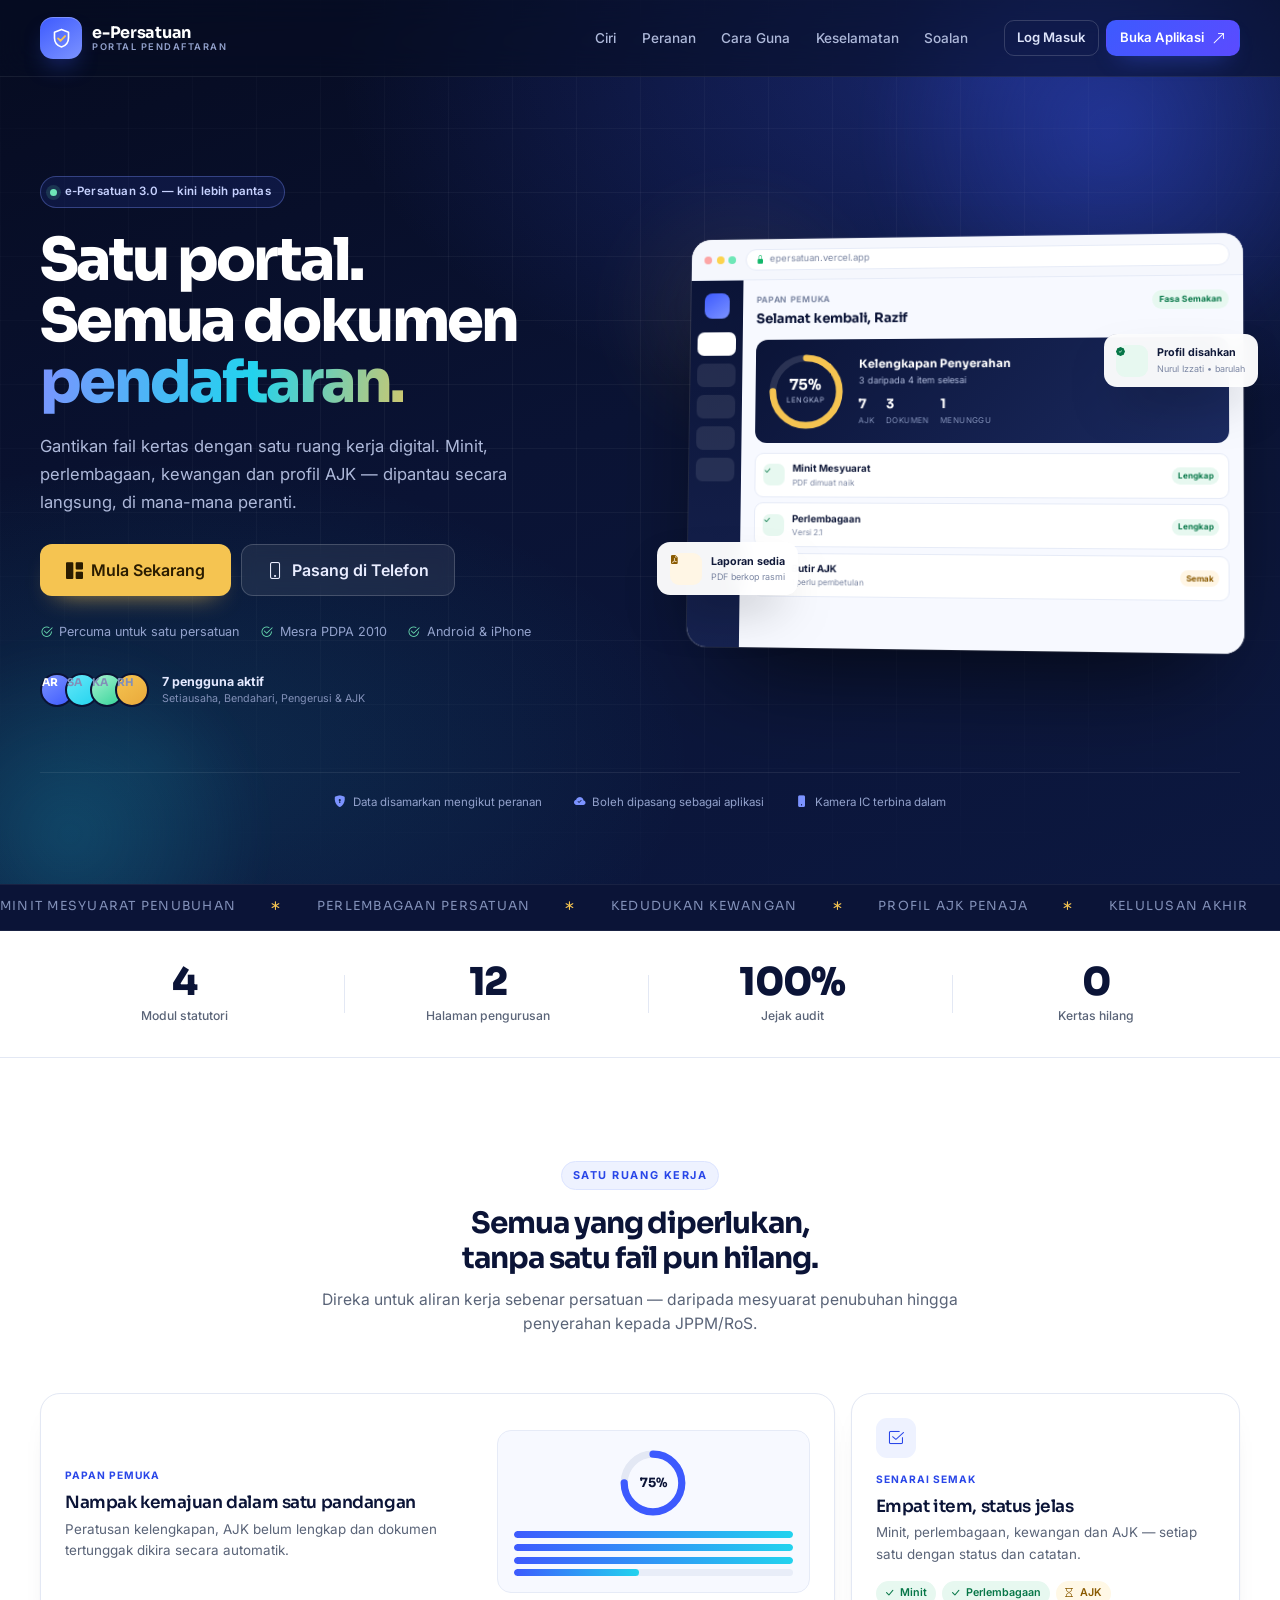
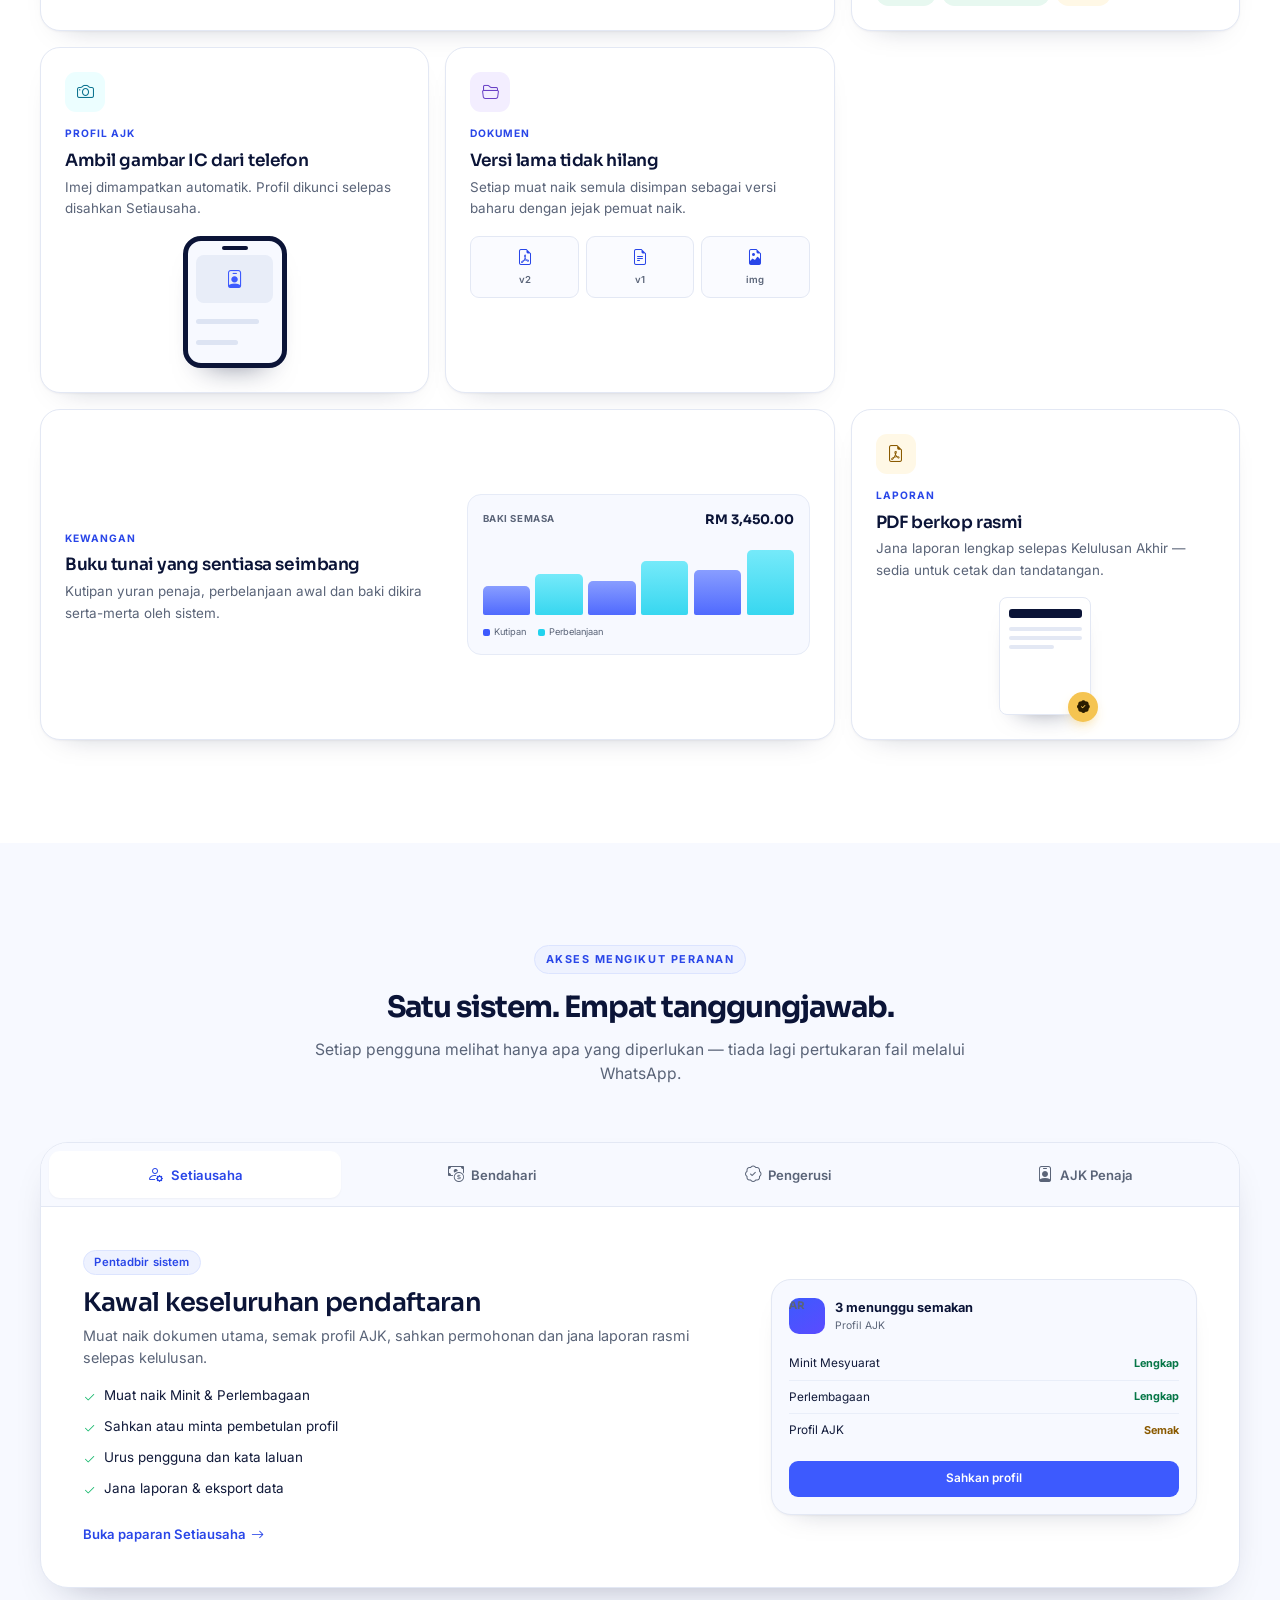
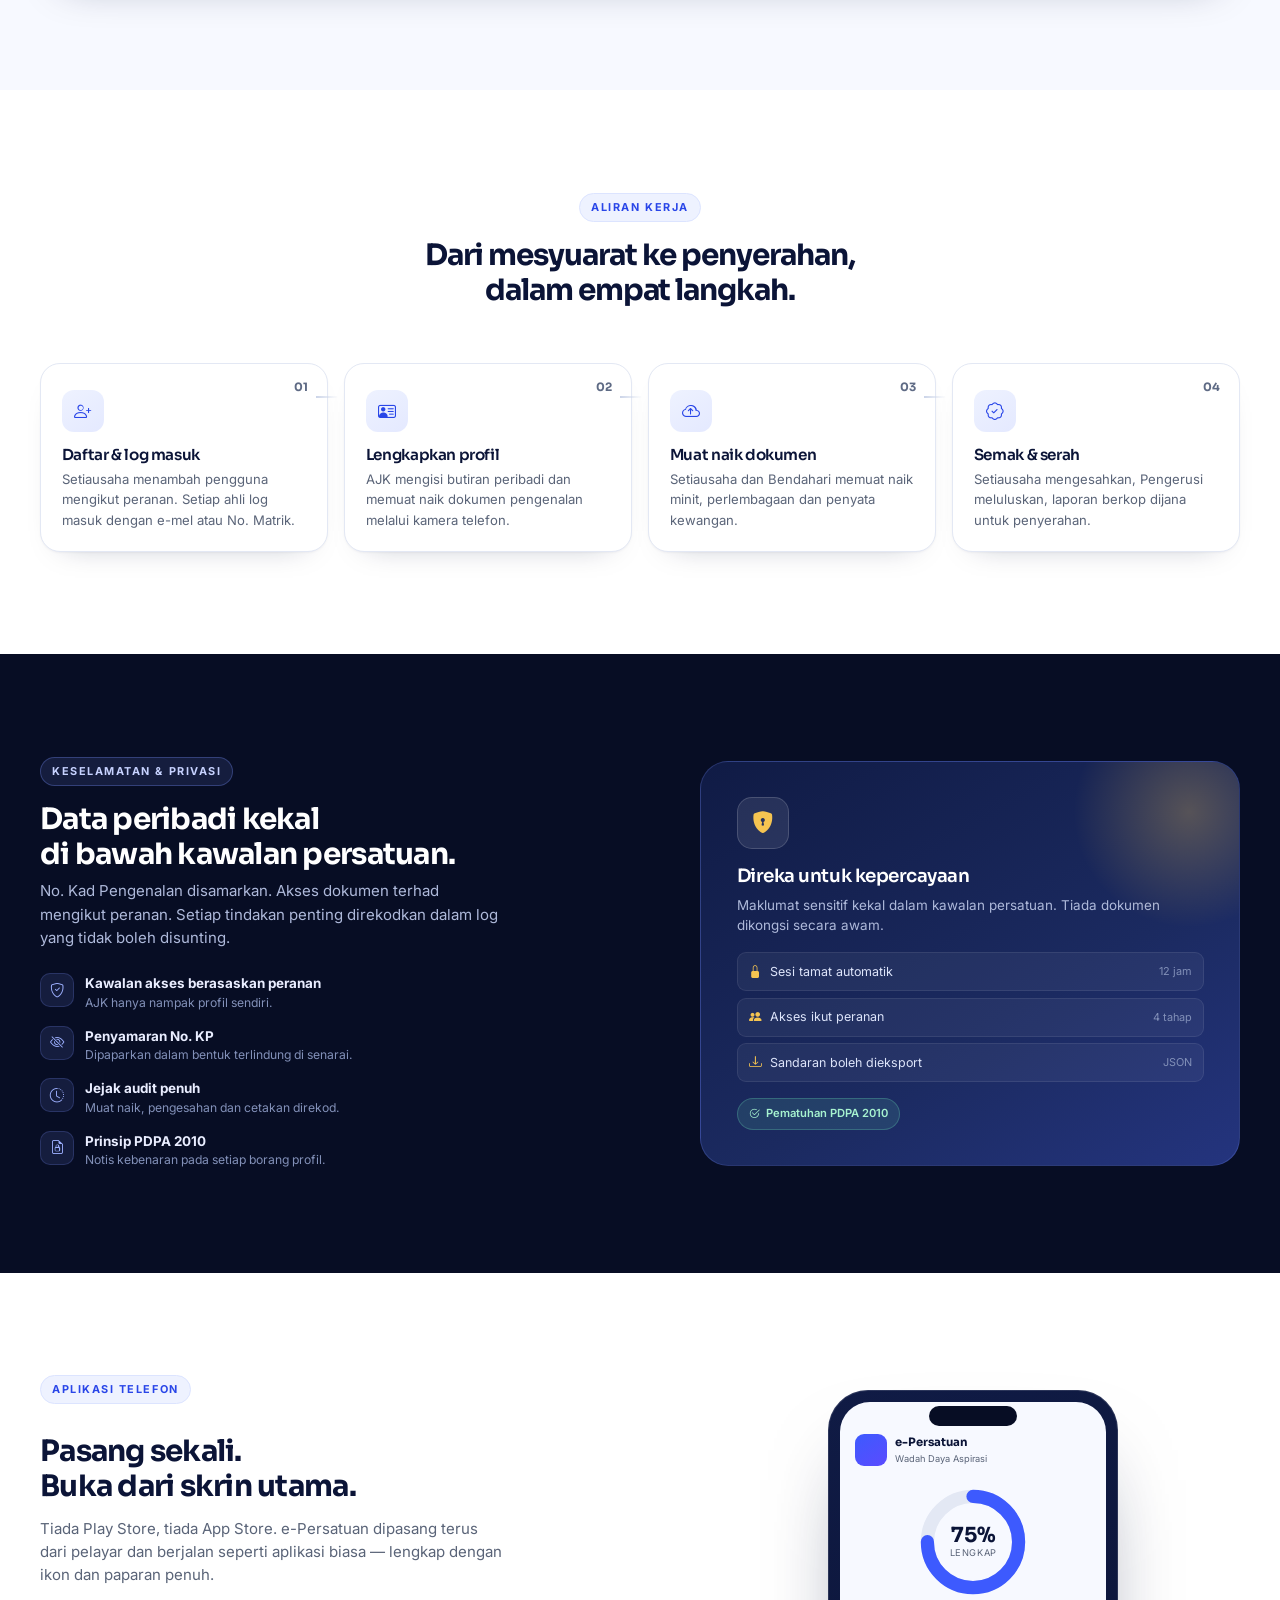
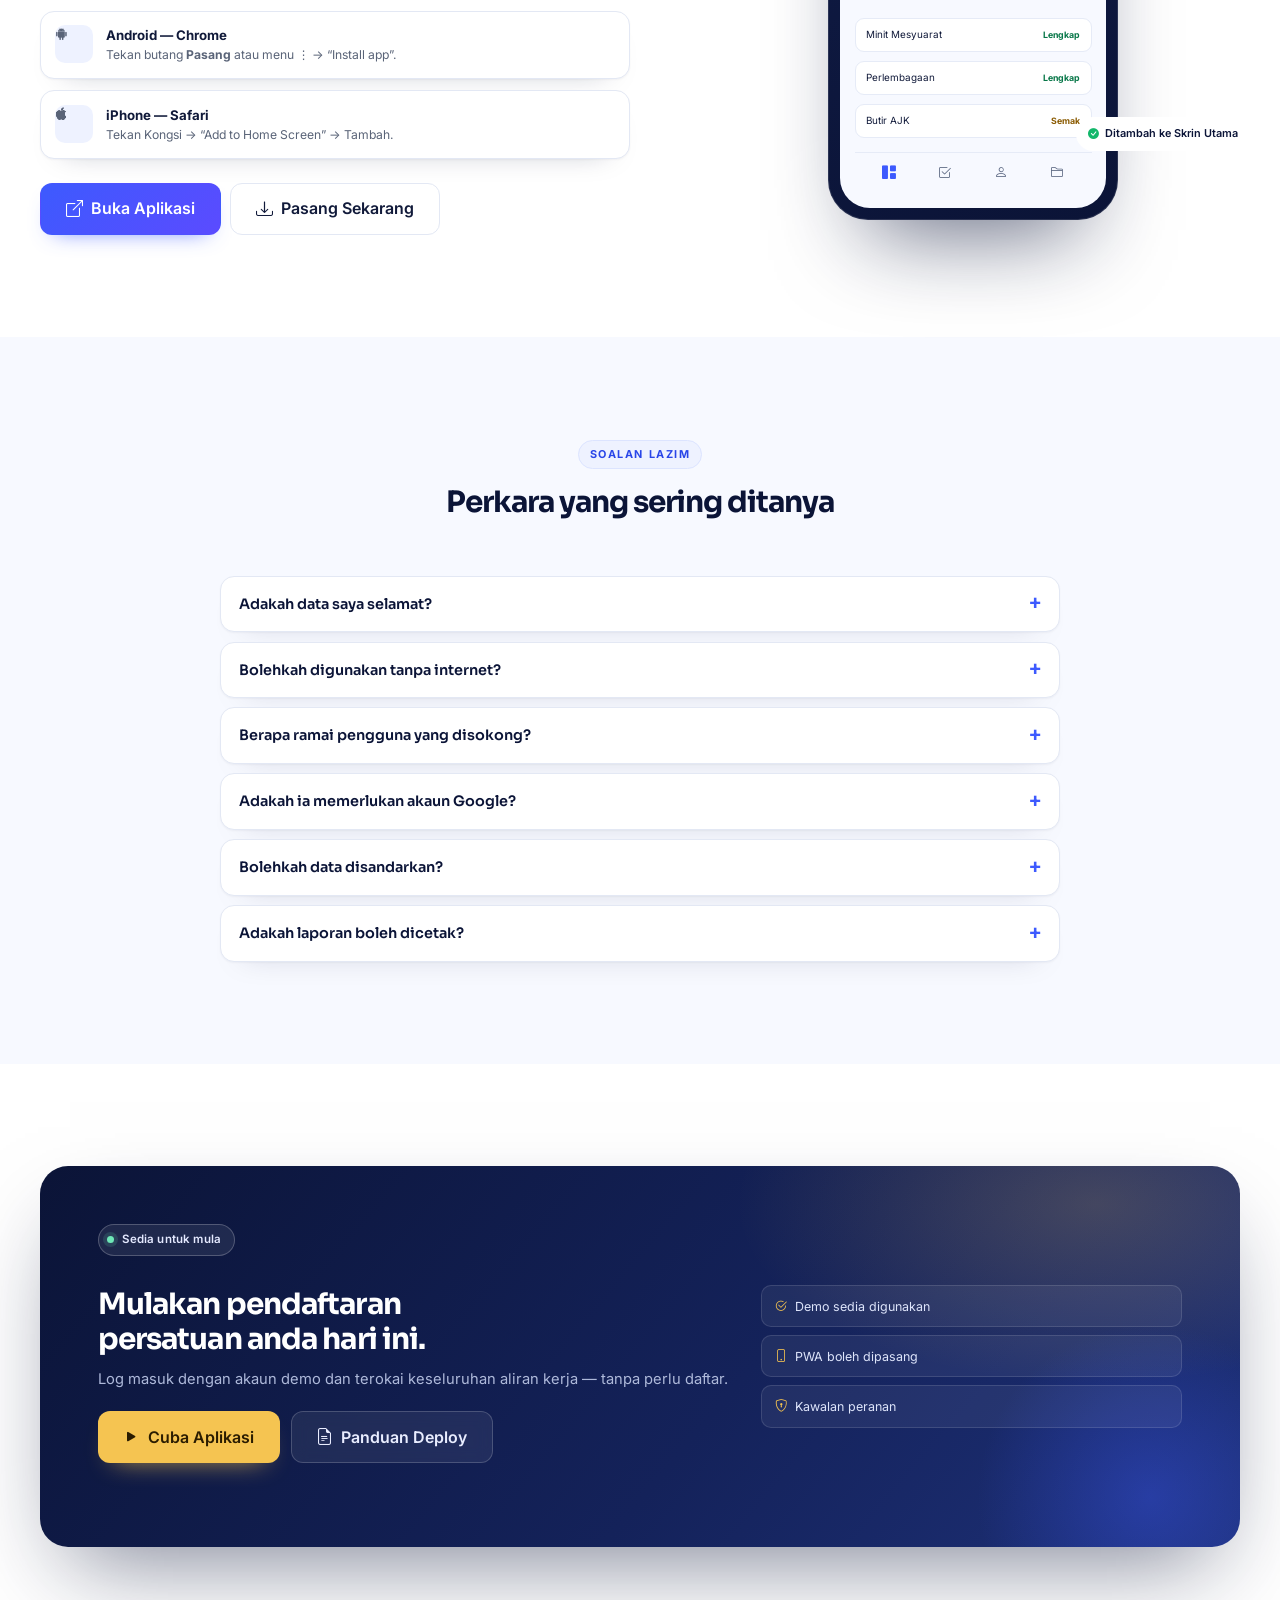
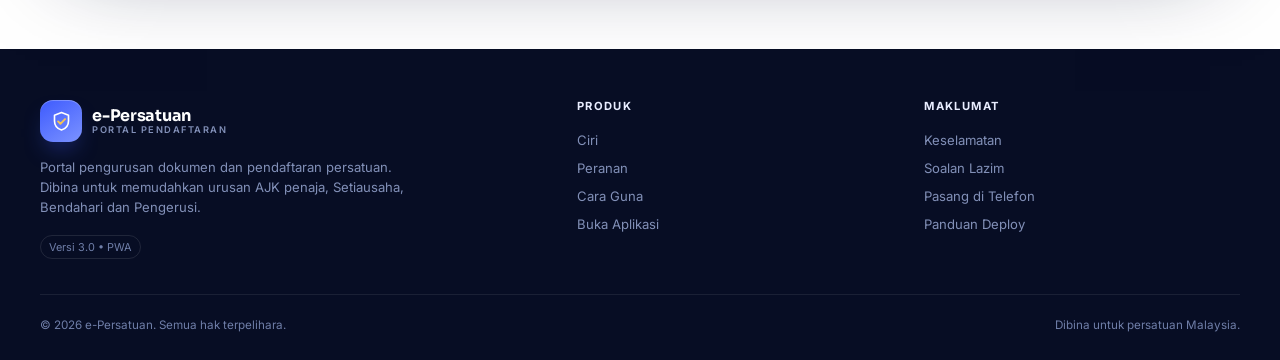
<file: index.html>
<!DOCTYPE html>
<html lang="ms">
<head>
  <meta charset="UTF-8">
  <meta name="viewport" content="width=device-width, initial-scale=1, viewport-fit=cover">
  <title>e-Persatuan — Portal Pendaftaran Persatuan Tanpa Kertas</title>
  <meta name="description" content="Portal digital untuk mengurus dokumen pendaftaran persatuan: minit mesyuarat, perlembagaan, kewangan dan profil AJK. Pantau kelengkapan, sahkan profil dan jana laporan rasmi — terus dari telefon.">
  <meta name="theme-color" content="#0B1437">
  <link rel="manifest" href="manifest.webmanifest">
  <link rel="icon" href="assets/img/favicon.svg" type="image/svg+xml">
  <link rel="apple-touch-icon" href="assets/img/icon-192.png">
  <meta name="apple-mobile-web-app-capable" content="yes">
  <meta name="apple-mobile-web-app-status-bar-style" content="black-translucent">
  <meta name="apple-mobile-web-app-title" content="e-Persatuan">
  <meta property="og:title" content="e-Persatuan — Urus pendaftaran persatuan tanpa kertas">
  <meta property="og:description" content="Papan pemuka kelengkapan, profil AJK, dokumen berversi, kewangan dan laporan rasmi dalam satu portal.">
  <meta property="og:type" content="website">
  <link rel="preconnect" href="https://fonts.googleapis.com">
  <link rel="preconnect" href="https://fonts.gstatic.com" crossorigin>
  <link href="https://fonts.googleapis.com/css2?family=Inter:wght@400;500;600;700&family=Sora:wght@500;600;700;800&display=swap" rel="stylesheet">
  <link href="https://cdn.jsdelivr.net/npm/bootstrap-icons@1.11.3/font/bootstrap-icons.min.css" rel="stylesheet">
  <link rel="stylesheet" href="assets/css/base.css">
  <link rel="stylesheet" href="assets/css/landing.css">
</head>
<body class="landing">
  <a class="skip-link" href="#utama">Langkau ke kandungan</a>

  <header class="nav" id="siteHeader">
    <div class="container nav-inner">
      <a class="brand" href="index.html">
        <span class="brand-mark" aria-hidden="true">
          <svg viewBox="0 0 24 24" fill="none">
            <path d="M12 2.6 4.7 5.5v5.9c0 4.4 3.1 8.1 7.3 9.4 4.2-1.3 7.3-5 7.3-9.4V5.5L12 2.6Z" stroke="currentColor" stroke-width="1.7" stroke-linejoin="round"/>
            <path d="m8.4 11.9 2.5 2.5 4.8-4.9" stroke="#F5C451" stroke-width="2" stroke-linecap="round" stroke-linejoin="round"/>
          </svg>
        </span>
        <span class="brand-name"><b>e-Persatuan</b><span>Portal Pendaftaran</span></span>
      </a>

      <nav class="nav-links" id="siteNav" aria-label="Navigasi utama">
        <a href="#ciri">Ciri</a>
        <a href="#peranan">Peranan</a>
        <a href="#cara">Cara Guna</a>
        <a href="#keselamatan">Keselamatan</a>
        <a href="#soalan">Soalan</a>
      </nav>

      <div class="nav-actions">
        <a class="btn btn-sm btn-ghost nav-login" href="app.html">Log Masuk</a>
        <a class="btn btn-sm btn-primary nav-cta" href="app.html">
          <span>Buka Aplikasi</span><i class="bi bi-arrow-up-right" aria-hidden="true"></i>
        </a>
        <button class="nav-toggle" id="navToggle" type="button" aria-label="Buka menu" aria-expanded="false" aria-controls="siteNav">
          <i class="bi bi-list" aria-hidden="true"></i>
        </button>
      </div>
    </div>
  </header>

  <main id="utama">
    <!-- ================= HERO ================= -->
    <section class="hero">
      <div class="hero-aurora" aria-hidden="true">
        <span class="orb orb-a"></span>
        <span class="orb orb-b"></span>
        <span class="orb orb-c"></span>
      </div>
      <div class="hero-grid-lines" aria-hidden="true"></div>

      <div class="container hero-grid">
        <div class="hero-copy">
          <span class="eyebrow"><span class="pulse" aria-hidden="true"></span> e-Persatuan 3.0 — kini lebih pantas</span>
          <h1>Satu portal.<br>Semua dokumen <span class="grad">pendaftaran.</span></h1>
          <p class="hero-lead">
            Gantikan fail kertas dengan satu ruang kerja digital. Minit, perlembagaan,
            kewangan dan profil AJK — dipantau secara langsung, di mana-mana peranti.
          </p>

          <div class="hero-actions">
            <a class="btn btn-gold btn-lg" href="app.html">
              <i class="bi bi-grid-1x2-fill" aria-hidden="true"></i> Mula Sekarang
            </a>
            <a class="btn btn-lg btn-glass" href="#pasang">
              <i class="bi bi-phone" aria-hidden="true"></i> Pasang di Telefon
            </a>
          </div>

          <ul class="hero-points">
            <li><i class="bi bi-check2-circle" aria-hidden="true"></i> Percuma untuk satu persatuan</li>
            <li><i class="bi bi-check2-circle" aria-hidden="true"></i> Mesra PDPA 2010</li>
            <li><i class="bi bi-check2-circle" aria-hidden="true"></i> Android &amp; iPhone</li>
          </ul>

          <div class="hero-trust">
            <div class="avatars" aria-hidden="true">
              <span>AR</span><span>SA</span><span>KA</span><span>RH</span>
            </div>
            <div>
              <b>7 pengguna aktif</b>
              <span>Setiausaha, Bendahari, Pengerusi &amp; AJK</span>
            </div>
          </div>
        </div>

        <div class="hero-stage" aria-hidden="true">
          <div class="app-window">
            <div class="aw-bar">
              <span class="aw-dots"><i></i><i></i><i></i></span>
              <span class="aw-url"><i class="bi bi-lock-fill"></i> epersatuan.vercel.app</span>
            </div>
            <div class="aw-body">
              <aside class="aw-side">
                <span class="aw-logo"></span>
                <span class="aw-item active"></span>
                <span class="aw-item"></span>
                <span class="aw-item"></span>
                <span class="aw-item"></span>
                <span class="aw-item"></span>
              </aside>
              <div class="aw-main">
                <div class="aw-head">
                  <div><small>Papan Pemuka</small><b>Selamat kembali, Razif</b></div>
                  <span class="aw-chip">Fasa Semakan</span>
                </div>

                <div class="aw-hero">
                  <div class="ring">
                    <svg viewBox="0 0 120 120">
                      <circle cx="60" cy="60" r="50" class="ring-bg"/>
                      <circle cx="60" cy="60" r="50" class="ring-fg"/>
                    </svg>
                    <div class="ring-label"><b>75%</b><span>Lengkap</span></div>
                  </div>
                  <div class="aw-hero-copy">
                    <b>Kelengkapan Penyerahan</b>
                    <span>3 daripada 4 item selesai</span>
                    <div class="aw-mini-stats">
                      <div><b>7</b><span>AJK</span></div>
                      <div><b>3</b><span>Dokumen</span></div>
                      <div><b>1</b><span>Menunggu</span></div>
                    </div>
                  </div>
                </div>

                <div class="aw-list">
                  <div class="aw-row"><span class="aw-ic green"><i class="bi bi-check-lg"></i></span><div><b>Minit Mesyuarat</b><span>PDF dimuat naik</span></div><em>Lengkap</em></div>
                  <div class="aw-row"><span class="aw-ic green"><i class="bi bi-check-lg"></i></span><div><b>Perlembagaan</b><span>Versi 2.1</span></div><em>Lengkap</em></div>
                  <div class="aw-row"><span class="aw-ic gold"><i class="bi bi-hourglass"></i></span><div><b>Butir AJK</b><span>1 perlu pembetulan</span></div><em class="warn">Semak</em></div>
                </div>
              </div>
            </div>
          </div>

          <div class="float-card fc-a">
            <span class="fc-icon green"><i class="bi bi-patch-check-fill"></i></span>
            <div><b>Profil disahkan</b><span>Nurul Izzati • barulah</span></div>
          </div>
          <div class="float-card fc-b">
            <span class="fc-icon gold"><i class="bi bi-file-earmark-pdf-fill"></i></span>
            <div><b>Laporan sedia</b><span>PDF berkop rasmi</span></div>
          </div>
        </div>
      </div>

      <div class="container hero-bottom">
        <span><i class="bi bi-shield-lock-fill" aria-hidden="true"></i> Data disamarkan mengikut peranan</span>
        <span><i class="bi bi-cloud-check-fill" aria-hidden="true"></i> Boleh dipasang sebagai aplikasi</span>
        <span><i class="bi bi-phone-fill" aria-hidden="true"></i> Kamera IC terbina dalam</span>
      </div>
    </section>

    <!-- ================= TICKER ================= -->
    <div class="ticker" aria-hidden="true">
      <div class="ticker-track">
        <span>Minit Mesyuarat Penubuhan <i class="bi bi-asterisk"></i></span>
        <span>Perlembagaan Persatuan <i class="bi bi-asterisk"></i></span>
        <span>Kedudukan Kewangan <i class="bi bi-asterisk"></i></span>
        <span>Profil AJK Penaja <i class="bi bi-asterisk"></i></span>
        <span>Kelulusan Akhir <i class="bi bi-asterisk"></i></span>
        <span>Laporan Berkop <i class="bi bi-asterisk"></i></span>
        <span>Minit Mesyuarat Penubuhan <i class="bi bi-asterisk"></i></span>
        <span>Perlembagaan Persatuan <i class="bi bi-asterisk"></i></span>
        <span>Kedudukan Kewangan <i class="bi bi-asterisk"></i></span>
        <span>Profil AJK Penaja <i class="bi bi-asterisk"></i></span>
        <span>Kelulusan Akhir <i class="bi bi-asterisk"></i></span>
        <span>Laporan Berkop <i class="bi bi-asterisk"></i></span>
      </div>
    </div>

    <!-- ================= METRICS ================= -->
    <section class="metrics">
      <div class="container metrics-grid">
        <div class="metric">
          <b data-count="4">4</b>
          <span>Modul statutori</span>
        </div>
        <div class="metric">
          <b data-count="12">12</b>
          <span>Halaman pengurusan</span>
        </div>
        <div class="metric">
          <b data-count="100" data-suffix="%">100%</b>
          <span>Jejak audit</span>
        </div>
        <div class="metric">
          <b>0</b>
          <span>Kertas hilang</span>
        </div>
      </div>
    </section>

    <!-- ================= CIRI ================= -->
    <section class="section" id="ciri">
      <div class="container">
        <div class="section-head reveal">
          <span class="kicker">Satu ruang kerja</span>
          <h2>Semua yang diperlukan,<br>tanpa satu fail pun hilang.</h2>
          <p>Direka untuk aliran kerja sebenar persatuan — daripada mesyuarat penubuhan hingga penyerahan kepada JPPM/RoS.</p>
        </div>

        <div class="bento">
          <article class="bento-card bento-wide reveal">
            <div class="bento-copy">
              <span class="bento-tag">Papan pemuka</span>
              <h3>Nampak kemajuan dalam satu pandangan</h3>
              <p>Peratusan kelengkapan, AJK belum lengkap dan dokumen tertunggak dikira secara automatik.</p>
            </div>
            <div class="mini-board" aria-hidden="true">
              <div class="mb-ring">
                <svg viewBox="0 0 100 100"><circle cx="50" cy="50" r="40" class="mb-bg"/><circle cx="50" cy="50" r="40" class="mb-fg"/></svg>
                <span>75%</span>
              </div>
              <div class="mb-bars">
                <div><span style="width:100%"></span></div>
                <div><span style="width:100%"></span></div>
                <div><span style="width:100%"></span></div>
                <div><span style="width:45%"></span></div>
              </div>
            </div>
          </article>

          <article class="bento-card reveal">
            <span class="bento-icon blue"><i class="bi bi-check2-square"></i></span>
            <span class="bento-tag">Senarai semak</span>
            <h3>Empat item, status jelas</h3>
            <p>Minit, perlembagaan, kewangan dan AJK — setiap satu dengan status dan catatan.</p>
            <div class="mini-check" aria-hidden="true">
              <span class="ok"><i class="bi bi-check-lg"></i> Minit</span>
              <span class="ok"><i class="bi bi-check-lg"></i> Perlembagaan</span>
              <span class="warn"><i class="bi bi-hourglass"></i> AJK</span>
            </div>
          </article>

          <article class="bento-card reveal">
            <span class="bento-icon cyan"><i class="bi bi-camera"></i></span>
            <span class="bento-tag">Profil AJK</span>
            <h3>Ambil gambar IC dari telefon</h3>
            <p>Imej dimampatkan automatik. Profil dikunci selepas disahkan Setiausaha.</p>
            <div class="mini-phone" aria-hidden="true">
              <span class="mp-notch"></span>
              <span class="mp-frame"><i class="bi bi-person-badge"></i></span>
              <span class="mp-line"></span>
              <span class="mp-line short"></span>
            </div>
          </article>

          <article class="bento-card reveal">
            <span class="bento-icon violet"><i class="bi bi-folder2-open"></i></span>
            <span class="bento-tag">Dokumen</span>
            <h3>Versi lama tidak hilang</h3>
            <p>Setiap muat naik semula disimpan sebagai versi baharu dengan jejak pemuat naik.</p>
            <div class="mini-files" aria-hidden="true">
              <span><i class="bi bi-file-earmark-pdf"></i> v2</span>
              <span><i class="bi bi-file-earmark-text"></i> v1</span>
              <span><i class="bi bi-file-earmark-image"></i> img</span>
            </div>
          </article>

          <article class="bento-card bento-wide reveal">
            <div class="bento-copy">
              <span class="bento-tag">Kewangan</span>
              <h3>Buku tunai yang sentiasa seimbang</h3>
              <p>Kutipan yuran penaja, perbelanjaan awal dan baki dikira serta-merta oleh sistem.</p>
            </div>
            <div class="mini-finance" aria-hidden="true">
              <div class="mf-top"><span>Baki semasa</span><b>RM 3,450.00</b></div>
              <div class="mf-chart">
                <span style="height:42%"></span><span style="height:58%"></span><span style="height:48%"></span>
                <span style="height:76%"></span><span style="height:64%"></span><span style="height:92%"></span>
              </div>
              <div class="mf-legend"><span><i class="in"></i> Kutipan</span><span><i class="out"></i> Perbelanjaan</span></div>
            </div>
          </article>

          <article class="bento-card reveal">
            <span class="bento-icon gold"><i class="bi bi-file-earmark-pdf"></i></span>
            <span class="bento-tag">Laporan</span>
            <h3>PDF berkop rasmi</h3>
            <p>Jana laporan lengkap selepas Kelulusan Akhir — sedia untuk cetak dan tandatangan.</p>
            <div class="mini-pdf" aria-hidden="true">
              <span class="mpdf-head"></span>
              <span class="mpdf-line"></span><span class="mpdf-line"></span><span class="mpdf-line short"></span>
              <span class="mpdf-seal"><i class="bi bi-patch-check-fill"></i></span>
            </div>
          </article>
        </div>
      </div>
    </section>

    <!-- ================= PERANAN ================= -->
    <section class="section section-soft" id="peranan">
      <div class="container">
        <div class="section-head reveal">
          <span class="kicker">Akses mengikut peranan</span>
          <h2>Satu sistem. Empat tanggungjawab.</h2>
          <p>Setiap pengguna melihat hanya apa yang diperlukan — tiada lagi pertukaran fail melalui WhatsApp.</p>
        </div>

        <div class="role-shell reveal">
          <div class="role-tabs" role="tablist" aria-label="Peranan pengguna">
            <button class="role-tab active" data-role="setiausaha" role="tab" aria-selected="true">
              <i class="bi bi-person-gear"></i><span>Setiausaha</span>
            </button>
            <button class="role-tab" data-role="bendahari" role="tab" aria-selected="false">
              <i class="bi bi-cash-coin"></i><span>Bendahari</span>
            </button>
            <button class="role-tab" data-role="pengerusi" role="tab" aria-selected="false">
              <i class="bi bi-patch-check"></i><span>Pengerusi</span>
            </button>
            <button class="role-tab" data-role="ajk" role="tab" aria-selected="false">
              <i class="bi bi-person-badge"></i><span>AJK Penaja</span>
            </button>
          </div>

          <div class="role-panels">
            <div class="role-panel active" data-panel="setiausaha">
              <div class="rp-copy">
                <span class="chip chip-blue">Pentadbir sistem</span>
                <h3>Kawal keseluruhan pendaftaran</h3>
                <p>Muat naik dokumen utama, semak profil AJK, sahkan permohonan dan jana laporan rasmi selepas kelulusan.</p>
                <ul>
                  <li><i class="bi bi-check2"></i> Muat naik Minit &amp; Perlembagaan</li>
                  <li><i class="bi bi-check2"></i> Sahkan atau minta pembetulan profil</li>
                  <li><i class="bi bi-check2"></i> Urus pengguna dan kata laluan</li>
                  <li><i class="bi bi-check2"></i> Jana laporan &amp; eksport data</li>
                </ul>
                <a class="rp-link" href="app.html">Buka paparan Setiausaha <i class="bi bi-arrow-right"></i></a>
              </div>
              <div class="rp-card" aria-hidden="true">
                <div class="rpc-head"><span class="avatar-mini">AR</span><div><b>3 menunggu semakan</b><span>Profil AJK</span></div></div>
                <div class="rpc-row"><span>Minit Mesyuarat</span><em class="ok">Lengkap</em></div>
                <div class="rpc-row"><span>Perlembagaan</span><em class="ok">Lengkap</em></div>
                <div class="rpc-row"><span>Profil AJK</span><em class="warn">Semak</em></div>
                <span class="rpc-btn">Sahkan profil</span>
              </div>
            </div>

            <div class="role-panel" data-panel="bendahari">
              <div class="rp-copy">
                <span class="chip chip-blue">Pengurus kewangan</span>
                <h3>Rekod kutipan dan perbelanjaan</h3>
                <p>Buku tunai ringkas dengan baki automatik, resit dan penyata bank dalam satu tempat.</p>
                <ul>
                  <li><i class="bi bi-check2"></i> Rekod yuran penaja &amp; sumbangan</li>
                  <li><i class="bi bi-check2"></i> Rekod perbelanjaan awal</li>
                  <li><i class="bi bi-check2"></i> Muat naik penyata bank</li>
                  <li><i class="bi bi-check2"></i> Eksport kewangan ke CSV</li>
                </ul>
                <a class="rp-link" href="app.html">Buka paparan Bendahari <i class="bi bi-arrow-right"></i></a>
              </div>
              <div class="rp-card" aria-hidden="true">
                <div class="rpc-head"><span class="avatar-mini">SA</span><div><b>Baki semasa</b><span>Oktober 2026</span></div></div>
                <div class="rpc-money">RM 3,450.00</div>
                <div class="rpc-row"><span>Kutipan</span><em class="ok">+ RM 3,650</em></div>
                <div class="rpc-row"><span>Perbelanjaan</span><em class="bad">− RM 200</em></div>
                <span class="rpc-btn">Tambah rekod</span>
              </div>
            </div>

            <div class="role-panel" data-panel="pengerusi">
              <div class="rp-copy">
                <span class="chip chip-blue">Pemantau &amp; kelulusan</span>
                <h3>Pantau sebelum memberi kelulusan</h3>
                <p>Lihat status keseluruhan dan dokumen yang telah disemak, kemudian berikan Kelulusan Akhir.</p>
                <ul>
                  <li><i class="bi bi-check2"></i> Lihat senarai semak &amp; dokumen</li>
                  <li><i class="bi bi-check2"></i> Semak profil AJK</li>
                  <li><i class="bi bi-check2"></i> Kelulusan Akhir penyerahan</li>
                  <li><i class="bi bi-check2"></i> Akses log aktiviti</li>
                </ul>
                <a class="rp-link" href="app.html">Buka paparan Pengerusi <i class="bi bi-arrow-right"></i></a>
              </div>
              <div class="rp-card" aria-hidden="true">
                <div class="rpc-head"><span class="avatar-mini">KA</span><div><b>Kesediaan penyerahan</b><span>Semua item</span></div></div>
                <div class="rpc-progress"><span style="width:75%"></span></div>
                <div class="rpc-row"><span>Status</span><em class="warn">Belum lengkap</em></div>
                <div class="rpc-row"><span>Tarikh akhir</span><em>20 Nov 2026</em></div>
                <span class="rpc-btn gold">Beri kelulusan</span>
              </div>
            </div>

            <div class="role-panel" data-panel="ajk">
              <div class="rp-copy">
                <span class="chip chip-blue">Ahli jawatankuasa</span>
                <h3>Lengkapkan profil dari telefon</h3>
                <p>Isi butiran peribadi, ambil gambar IC dan pasport, kemudian hantar untuk pengesahan.</p>
                <ul>
                  <li><i class="bi bi-check2"></i> Profil sendiri sahaja</li>
                  <li><i class="bi bi-check2"></i> Kamera IC &amp; gambar pasport</li>
                  <li><i class="bi bi-check2"></i> Status pengesahan langsung</li>
                  <li><i class="bi bi-check2"></i> Notis PDPA sebelum simpan</li>
                </ul>
                <a class="rp-link" href="app.html">Buka paparan AJK <i class="bi bi-arrow-right"></i></a>
              </div>
              <div class="rp-card" aria-hidden="true">
                <div class="rpc-head"><span class="avatar-mini">RH</span><div><b>Razali bin Hassan</b><span>AJK Penaja</span></div></div>
                <div class="rpc-row"><span>IC Depan</span><em class="ok">Dimuat naik</em></div>
                <div class="rpc-row"><span>IC Belakang</span><em class="ok">Dimuat naik</em></div>
                <div class="rpc-row"><span>Gambar Pasport</span><em class="warn">Perlu ganti</em></div>
                <span class="rpc-btn">Hantar semula</span>
              </div>
            </div>
          </div>
        </div>
      </div>
    </section>

    <!-- ================= CARA ================= -->
    <section class="section" id="cara">
      <div class="container">
        <div class="section-head reveal">
          <span class="kicker">Aliran kerja</span>
          <h2>Dari mesyuarat ke penyerahan,<br>dalam empat langkah.</h2>
        </div>

        <div class="steps">
          <article class="step reveal">
            <span class="step-no">01</span>
            <span class="step-icon"><i class="bi bi-person-plus"></i></span>
            <h3>Daftar &amp; log masuk</h3>
            <p>Setiausaha menambah pengguna mengikut peranan. Setiap ahli log masuk dengan e-mel atau No. Matrik.</p>
          </article>
          <article class="step reveal">
            <span class="step-no">02</span>
            <span class="step-icon"><i class="bi bi-person-vcard"></i></span>
            <h3>Lengkapkan profil</h3>
            <p>AJK mengisi butiran peribadi dan memuat naik dokumen pengenalan melalui kamera telefon.</p>
          </article>
          <article class="step reveal">
            <span class="step-no">03</span>
            <span class="step-icon"><i class="bi bi-cloud-arrow-up"></i></span>
            <h3>Muat naik dokumen</h3>
            <p>Setiausaha dan Bendahari memuat naik minit, perlembagaan dan penyata kewangan.</p>
          </article>
          <article class="step reveal">
            <span class="step-no">04</span>
            <span class="step-icon"><i class="bi bi-patch-check"></i></span>
            <h3>Semak &amp; serah</h3>
            <p>Setiausaha mengesahkan, Pengerusi meluluskan, laporan berkop dijana untuk penyerahan.</p>
          </article>
        </div>
      </div>
    </section>

    <!-- ================= KESELAMATAN ================= -->
    <section class="section section-dark" id="keselamatan">
      <div class="container security">
        <div class="security-copy reveal">
          <span class="kicker light">Keselamatan &amp; privasi</span>
          <h2>Data peribadi kekal<br>di bawah kawalan persatuan.</h2>
          <p>No. Kad Pengenalan disamarkan. Akses dokumen terhad mengikut peranan. Setiap tindakan penting direkodkan dalam log yang tidak boleh disunting.</p>

          <div class="sec-list">
            <div class="sec-item"><i class="bi bi-shield-check"></i><div><b>Kawalan akses berasaskan peranan</b><span>AJK hanya nampak profil sendiri.</span></div></div>
            <div class="sec-item"><i class="bi bi-eye-slash"></i><div><b>Penyamaran No. KP</b><span>Dipaparkan dalam bentuk terlindung di senarai.</span></div></div>
            <div class="sec-item"><i class="bi bi-clock-history"></i><div><b>Jejak audit penuh</b><span>Muat naik, pengesahan dan cetakan direkod.</span></div></div>
            <div class="sec-item"><i class="bi bi-file-earmark-lock"></i><div><b>Prinsip PDPA 2010</b><span>Notis kebenaran pada setiap borang profil.</span></div></div>
          </div>
        </div>

        <div class="security-card reveal">
          <div class="sc-glow" aria-hidden="true"></div>
          <span class="sc-icon"><i class="bi bi-shield-lock-fill"></i></span>
          <h3>Direka untuk kepercayaan</h3>
          <p>Maklumat sensitif kekal dalam kawalan persatuan. Tiada dokumen dikongsi secara awam.</p>
          <div class="sc-rows">
            <div><i class="bi bi-lock-fill"></i><span>Sesi tamat automatik</span><em>12 jam</em></div>
            <div><i class="bi bi-people-fill"></i><span>Akses ikut peranan</span><em>4 tahap</em></div>
            <div><i class="bi bi-download"></i><span>Sandaran boleh dieksport</span><em>JSON</em></div>
          </div>
          <div class="sc-badge"><i class="bi bi-check2-circle"></i> Pematuhan PDPA 2010</div>
        </div>
      </div>
    </section>

    <!-- ================= PASANG ================= -->
    <section class="section" id="pasang">
      <div class="container">
        <div class="install-grid">
          <div class="install-copy reveal">
            <span class="kicker">Aplikasi telefon</span>
            <h2>Pasang sekali.<br>Buka dari skrin utama.</h2>
            <p>Tiada Play Store, tiada App Store. e-Persatuan dipasang terus dari pelayar dan berjalan seperti aplikasi biasa — lengkap dengan ikon dan paparan penuh.</p>

            <div class="install-steps">
              <div class="istep">
                <span class="is-icon"><i class="bi bi-android2"></i></span>
                <div><b>Android — Chrome</b><span>Tekan butang <b>Pasang</b> atau menu ⋮ → “Install app”.</span></div>
              </div>
              <div class="istep">
                <span class="is-icon"><i class="bi bi-apple"></i></span>
                <div><b>iPhone — Safari</b><span>Tekan Kongsi → “Add to Home Screen” → Tambah.</span></div>
              </div>
            </div>

            <div class="install-actions">
              <a class="btn btn-primary btn-lg" href="app.html"><i class="bi bi-box-arrow-up-right"></i> Buka Aplikasi</a>
              <button class="btn btn-lg btn-ghost" id="installBtn" type="button"><i class="bi bi-download"></i> Pasang Sekarang</button>
            </div>
          </div>

          <div class="phone-stage reveal" aria-hidden="true">
            <div class="phone">
              <span class="phone-notch"></span>
              <div class="phone-screen">
                <div class="ps-head"><span class="ps-logo"></span><div><b>e-Persatuan</b><span>Wadah Daya Aspirasi</span></div></div>
                <div class="ps-ring">
                  <svg viewBox="0 0 100 100"><circle cx="50" cy="50" r="38" class="ps-bg"/><circle cx="50" cy="50" r="38" class="ps-fg"/></svg>
                  <div><b>75%</b><span>Lengkap</span></div>
                </div>
                <div class="ps-card"><span>Minit Mesyuarat</span><em>Lengkap</em></div>
                <div class="ps-card"><span>Perlembagaan</span><em>Lengkap</em></div>
                <div class="ps-card warn"><span>Butir AJK</span><em>Semak</em></div>
                <div class="ps-nav"><i class="bi bi-grid-1x2-fill"></i><i class="bi bi-check2-square"></i><i class="bi bi-person"></i><i class="bi bi-folder2"></i></div>
              </div>
            </div>
            <div class="install-bubble"><i class="bi bi-check-circle-fill"></i> Ditambah ke Skrin Utama</div>
          </div>
        </div>
      </div>
    </section>

    <!-- ================= FAQ ================= -->
    <section class="section section-soft" id="soalan">
      <div class="container">
        <div class="section-head reveal">
          <span class="kicker">Soalan lazim</span>
          <h2>Perkara yang sering ditanya</h2>
        </div>

        <div class="faq">
          <details class="reveal">
            <summary>Adakah data saya selamat?</summary>
            <p>Setiap pengguna mempunyai peranan tersendiri. No. Kad Pengenalan disamarkan, akses dokumen terhad dan setiap tindakan direkodkan dalam log aktiviti yang tidak boleh disunting.</p>
          </details>
          <details class="reveal">
            <summary>Bolehkah digunakan tanpa internet?</summary>
            <p>Selepas dibuka sekali, antara muka asas boleh dimuatkan secara luar talian melalui service worker. Muat naik dokumen memerlukan sambungan internet.</p>
          </details>
          <details class="reveal">
            <summary>Berapa ramai pengguna yang disokong?</summary>
            <p>MVP ini direka untuk satu persatuan dengan 7 hingga 15 pengguna — sesuai untuk AJK penaja, Setiausaha, Bendahari dan Pengerusi.</p>
          </details>
          <details class="reveal">
            <summary>Adakah ia memerlukan akaun Google?</summary>
            <p>Tidak. Log masuk menggunakan e-mel atau No. Matrik serta kata laluan yang diberikan oleh Setiausaha.</p>
          </details>
          <details class="reveal">
            <summary>Bolehkah data disandarkan?</summary>
            <p>Ya. Setiausaha boleh mengeksport sandaran penuh (JSON) dan data kewangan atau senarai AJK ke CSV pada bila-bila masa dari halaman Tetapan.</p>
          </details>
          <details class="reveal">
            <summary>Adakah laporan boleh dicetak?</summary>
            <p>Ya. Selepas Kelulusan Akhir, Setiausaha boleh menjana laporan berkop rasmi yang sedia untuk dicetak atau disimpan sebagai PDF melalui dialog cetak pelayar.</p>
          </details>
        </div>
      </div>
    </section>

    <!-- ================= CTA ================= -->
    <section class="section">
      <div class="container">
        <div class="cta reveal">
          <div class="cta-glow" aria-hidden="true"></div>
          <div class="cta-copy">
            <span class="eyebrow light"><span class="pulse"></span> Sedia untuk mula</span>
            <h2>Mulakan pendaftaran<br>persatuan anda hari ini.</h2>
            <p>Log masuk dengan akaun demo dan terokai keseluruhan aliran kerja — tanpa perlu daftar.</p>
            <div class="hero-actions">
              <a class="btn btn-gold btn-lg" href="app.html"><i class="bi bi-play-fill"></i> Cuba Aplikasi</a>
              <a class="btn btn-lg btn-glass" href="PANDUAN-DEPLOY.md"><i class="bi bi-file-earmark-text"></i> Panduan Deploy</a>
            </div>
          </div>
          <div class="cta-side" aria-hidden="true">
            <div class="cta-chip"><i class="bi bi-check2-circle"></i> Demo sedia digunakan</div>
            <div class="cta-chip"><i class="bi bi-phone"></i> PWA boleh dipasang</div>
            <div class="cta-chip"><i class="bi bi-shield-lock"></i> Kawalan peranan</div>
          </div>
        </div>
      </div>
    </section>
  </main>

  <footer class="footer">
    <div class="container">
      <div class="foot-grid">
        <div class="foot-brand">
          <a class="brand" href="index.html">
            <span class="brand-mark" aria-hidden="true">
              <svg viewBox="0 0 24 24" fill="none">
                <path d="M12 2.6 4.7 5.5v5.9c0 4.4 3.1 8.1 7.3 9.4 4.2-1.3 7.3-5 7.3-9.4V5.5L12 2.6Z" stroke="currentColor" stroke-width="1.7" stroke-linejoin="round"/>
                <path d="m8.4 11.9 2.5 2.5 4.8-4.9" stroke="#F5C451" stroke-width="2" stroke-linecap="round" stroke-linejoin="round"/>
              </svg>
            </span>
            <span class="brand-name"><b>e-Persatuan</b><span>Portal Pendaftaran</span></span>
          </a>
          <p>Portal pengurusan dokumen dan pendaftaran persatuan. Dibina untuk memudahkan urusan AJK penaja, Setiausaha, Bendahari dan Pengerusi.</p>
          <span class="foot-ver">Versi 3.0 • PWA</span>
        </div>
        <div class="foot-col">
          <h3>Produk</h3>
          <a href="#ciri">Ciri</a>
          <a href="#peranan">Peranan</a>
          <a href="#cara">Cara Guna</a>
          <a href="app.html">Buka Aplikasi</a>
        </div>
        <div class="foot-col">
          <h3>Maklumat</h3>
          <a href="#keselamatan">Keselamatan</a>
          <a href="#soalan">Soalan Lazim</a>
          <a href="#pasang">Pasang di Telefon</a>
          <a href="DEPLOY-VERCEL.md">Panduan Deploy</a>
        </div>
      </div>
      <div class="foot-bottom">
        <span>© <span id="year">2026</span> e-Persatuan. Semua hak terpelihara.</span>
        <span>Dibina untuk persatuan Malaysia.</span>
      </div>
    </div>
  </footer>

  <div id="toast-root" aria-live="polite"></div>

  <script>
    document.getElementById('year').textContent = new Date().getFullYear();

    var navToggle = document.getElementById('navToggle');
    var siteNav = document.getElementById('siteNav');
    navToggle.addEventListener('click', function () {
      var open = siteNav.classList.toggle('open');
      navToggle.setAttribute('aria-expanded', open ? 'true' : 'false');
      navToggle.innerHTML = open ? '<i class="bi bi-x-lg" aria-hidden="true"></i>' : '<i class="bi bi-list" aria-hidden="true"></i>';
    });
    siteNav.addEventListener('click', function (e) {
      if (e.target.tagName === 'A') {
        siteNav.classList.remove('open');
        navToggle.setAttribute('aria-expanded', 'false');
        navToggle.innerHTML = '<i class="bi bi-list" aria-hidden="true"></i>';
      }
    });

    // Reveal
    if ('IntersectionObserver' in window) {
      var io = new IntersectionObserver(function (entries) {
        entries.forEach(function (en) { if (en.isIntersecting) { en.target.classList.add('in'); io.unobserve(en.target); } });
      }, { threshold: .12 });
      document.querySelectorAll('.reveal').forEach(function (el) { io.observe(el); });
    } else {
      document.querySelectorAll('.reveal').forEach(function (el) { el.classList.add('in'); });
    }

    // Peranan
    var roleTabs = document.querySelectorAll('.role-tab');
    var rolePanels = document.querySelectorAll('.role-panel');
    roleTabs.forEach(function (tab) {
      tab.addEventListener('click', function () {
        roleTabs.forEach(function (t) { t.classList.remove('active'); t.setAttribute('aria-selected', 'false'); });
        rolePanels.forEach(function (p) { p.classList.remove('active'); });
        tab.classList.add('active');
        tab.setAttribute('aria-selected', 'true');
        var panel = document.querySelector('.role-panel[data-panel="' + tab.dataset.role + '"]');
        if (panel) panel.classList.add('active');
      });
    });

    // Kiraan metrik
    var counters = document.querySelectorAll('[data-count]');
    if ('IntersectionObserver' in window && counters.length) {
      var co = new IntersectionObserver(function (entries) {
        entries.forEach(function (en) {
          if (!en.isIntersecting) return;
          var el = en.target;
          var target = Number(el.dataset.count);
          var suffix = el.dataset.suffix || '';
          var start = performance.now();
          function tick(now) {
            var p = Math.min(1, (now - start) / 900);
            el.textContent = Math.round(target * (1 - Math.pow(1 - p, 3))) + suffix;
            if (p < 1) requestAnimationFrame(tick);
          }
          requestAnimationFrame(tick);
          co.unobserve(el);
        });
      }, { threshold: .4 });
      counters.forEach(function (el) { co.observe(el); });
    }

    // Pemasangan PWA
    var deferredPrompt = null;
    var installBtn = document.getElementById('installBtn');
    window.addEventListener('beforeinstallprompt', function (e) {
      e.preventDefault();
      deferredPrompt = e;
    });
    installBtn.addEventListener('click', async function () {
      if (deferredPrompt) {
        deferredPrompt.prompt();
        var res = await deferredPrompt.userChoice;
        if (res.outcome === 'accepted') toast('Aplikasi sedang dipasang…', 'ok');
        deferredPrompt = null;
        return;
      }
      var iOS = /iPad|iPhone|iPod/.test(navigator.userAgent);
      toast(iOS
        ? 'Di iPhone: tekan Kongsi → Add to Home Screen.'
        : 'Buka menu pelayar → “Install app” / “Add to Home screen”.', 'warn');
    });

    function toast(msg, kind) {
      var root = document.getElementById('toast-root');
      var el = document.createElement('div');
      el.className = 'toast ' + (kind || '');
      el.innerHTML = '<i class="bi ' + (kind === 'warn' ? 'bi-exclamation-circle' : 'bi-info-circle') + '"></i><div>' + msg + '</div>';
      root.appendChild(el);
      setTimeout(function () { el.classList.add('out'); setTimeout(function () { el.remove(); }, 220); }, 3800);
    }

    if ('serviceWorker' in navigator) {
      window.addEventListener('load', function () {
        navigator.serviceWorker.register('sw.js').then(function (reg) {
          setTimeout(function () { reg.update().catch(function () {}); }, 1500);
        }).catch(function () {});
      });
    }
  </script>
</body>
</html>
</file>
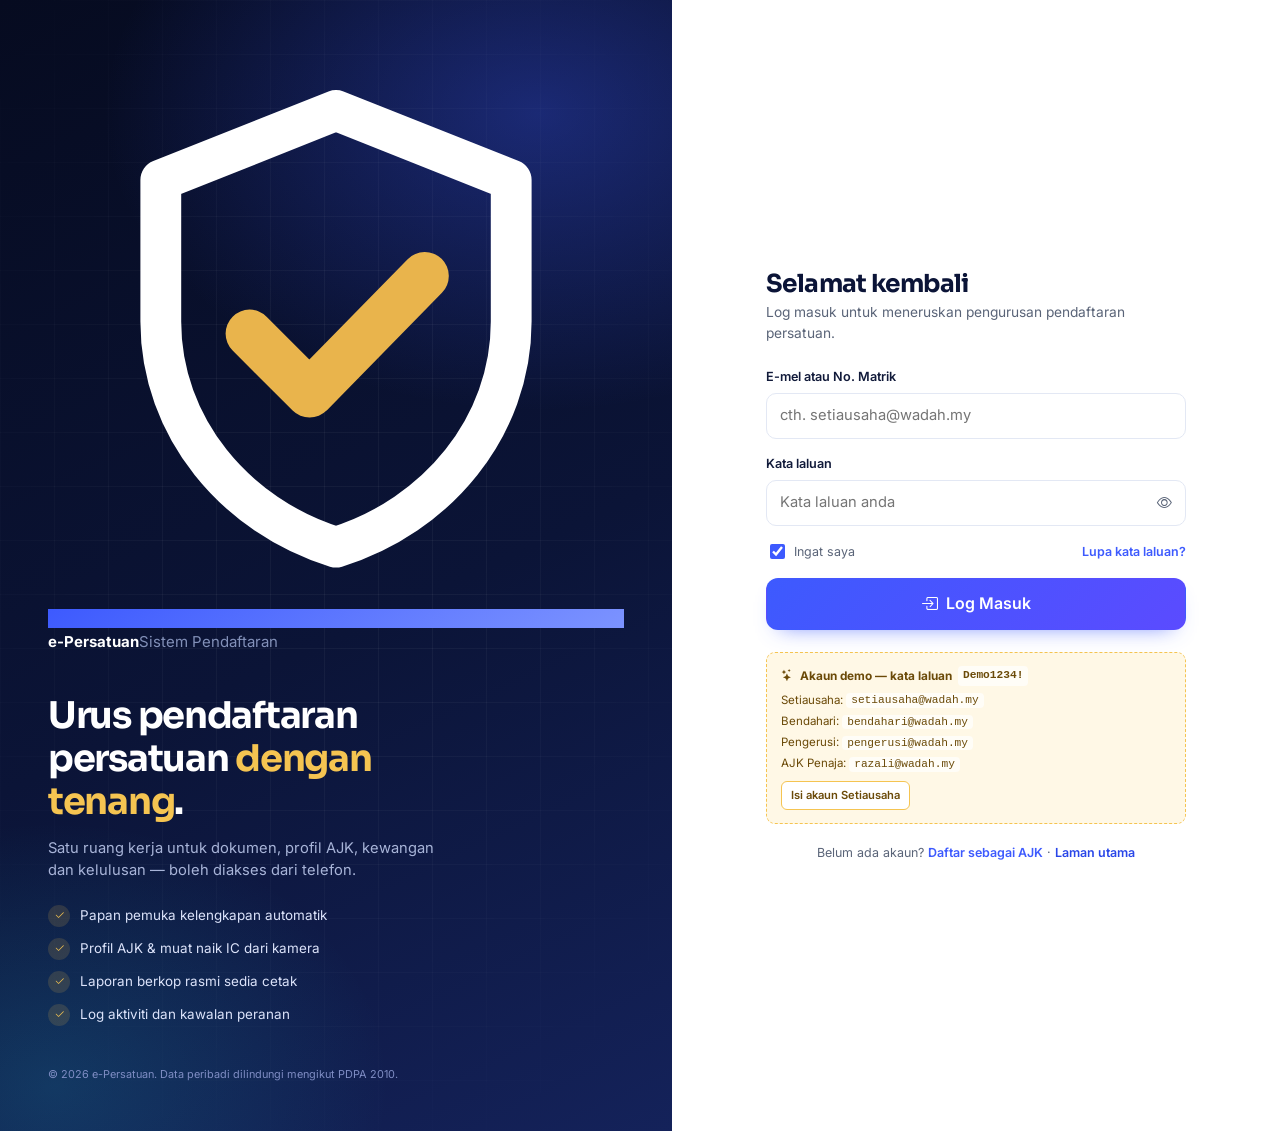
<file: app.html>
<!DOCTYPE html>
<html lang="ms">
<head>
  <meta charset="UTF-8">
  <meta name="viewport" content="width=device-width, initial-scale=1, viewport-fit=cover">
  <title>Aplikasi — e-Persatuan</title>
  <meta name="description" content="Aplikasi pengurusan dokumen dan pendaftaran persatuan.">
  <meta name="theme-color" content="#0B1437">
  <link rel="manifest" href="manifest.webmanifest">
  <link rel="icon" href="assets/img/favicon.svg" type="image/svg+xml">
  <link rel="apple-touch-icon" href="assets/img/icon-192.png">
  <meta name="apple-mobile-web-app-capable" content="yes">
  <meta name="mobile-web-app-capable" content="yes">
  <meta name="apple-mobile-web-app-status-bar-style" content="black-translucent">
  <meta name="apple-mobile-web-app-title" content="e-Persatuan">
  <link rel="preconnect" href="https://fonts.googleapis.com">
  <link rel="preconnect" href="https://fonts.gstatic.com" crossorigin>
  <link href="https://fonts.googleapis.com/css2?family=Inter:wght@400;500;600;700&family=Sora:wght@500;600;700;800&display=swap" rel="stylesheet">
  <link href="https://cdn.jsdelivr.net/npm/bootstrap-icons@1.11.3/font/bootstrap-icons.min.css" rel="stylesheet">
  <link rel="stylesheet" href="assets/css/base.css">
  <link rel="stylesheet" href="assets/css/app.css">
  <link rel="stylesheet" href="assets/css/app3.css">
</head>
<body class="app-body">
  <noscript>
    <div style="max-width:560px;margin:3rem auto;padding:1.5rem;font-family:system-ui">
      <h1>JavaScript diperlukan</h1>
      <p>Aplikasi e-Persatuan memerlukan JavaScript. Sila aktifkan JavaScript dalam pelayar anda.</p>
    </div>
  </noscript>

  <a class="skip-link" href="#content">Langkau ke kandungan</a>

  <!-- Splash -->
  <div class="splash" id="splash" role="status" aria-live="polite">
    <div class="splash-inner">
      <div class="splash-mark" aria-hidden="true">
        <svg viewBox="0 0 24 24" fill="none">
          <path d="M12 2.6 4.7 5.5v5.9c0 4.4 3.1 8.1 7.3 9.4 4.2-1.3 7.3-5 7.3-9.4V5.5L12 2.6Z" stroke="currentColor" stroke-width="1.7" stroke-linejoin="round"/>
          <path d="m8.4 11.9 2.5 2.5 4.8-4.9" stroke="#E9B44C" stroke-width="2" stroke-linecap="round" stroke-linejoin="round"/>
        </svg>
      </div>
      <div>
        <b>e-Persatuan</b>
        <span>Sistem Pengurusan Persatuan</span>
      </div>
      <div class="spin" aria-hidden="true"></div>
      <span style="letter-spacing:.02em;text-transform:none;font-size:.78rem" id="splashMsg">Menyediakan ruang kerja…</span>
    </div>
  </div>

  <!-- Log masuk / pendaftaran -->
  <div id="auth" hidden></div>

  <!-- Aplikasi -->
  <div class="app-shell" id="app" hidden>
    <aside class="sidebar" id="sidebar" aria-label="Navigasi utama"></aside>
    <div class="main">
      <header class="topbar" id="topbar"></header>
      <main class="content" id="content" tabindex="-1"></main>
    </div>
  </div>

  <nav class="bottomnav" id="bottomnav" aria-label="Navigasi mudah alih" hidden></nav>

  <div id="toast-root" aria-live="polite" aria-atomic="false"></div>
  <div id="modal-root"></div>
  <div id="print-root" class="print-only" aria-hidden="true"></div>
  <input type="file" id="filePick" aria-label="Pilih fail" hidden>

  <script src="assets/js/db.js" defer></script>
  <script src="assets/js/seed.js" defer></script>
  <script src="assets/js/app.js" defer></script>

  <script>
    // Daftar service worker (PWA)
    if ('serviceWorker' in navigator) {
      window.addEventListener('load', function () {
        navigator.serviceWorker.register('sw.js').then(function (reg) {
          setTimeout(function () { reg.update().catch(function () {}); }, 1500);
        }).catch(function () {});
      });
    }
  </script>
</body>
</html>
</file>
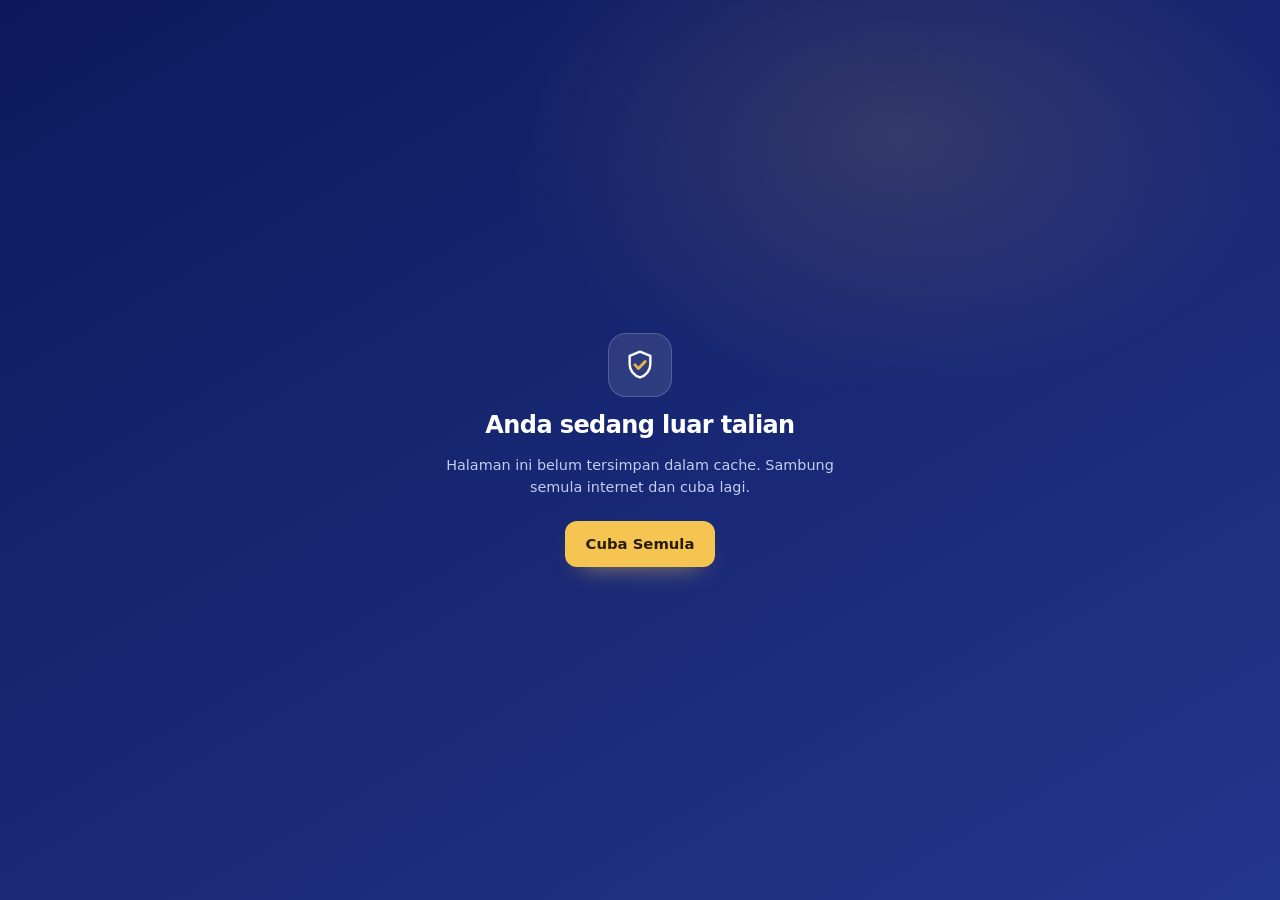
<file: offline.html>
<!DOCTYPE html>
<html lang="ms">
<head>
  <meta charset="UTF-8">
  <meta name="viewport" content="width=device-width, initial-scale=1">
  <title>Luar Talian — e-Persatuan</title>
  <link rel="icon" href="assets/img/favicon.svg" type="image/svg+xml">
  <link rel="stylesheet" href="assets/css/base.css">
  <style>
    body {
      min-height: 100svh;
      display: grid;
      place-items: center;
      background:
        radial-gradient(600px 400px at 70% 15%, rgba(233, 180, 76, .14), transparent 65%),
        linear-gradient(150deg, #0C1A5C, #24358C);
      color: #fff;
      padding: 1.5rem;
    }
    .offline {
      max-width: 440px;
      text-align: center;
      display: grid;
      justify-items: center;
      gap: .9rem;
    }
    .offline .mark {
      width: 64px; height: 64px; border-radius: 18px;
      display: grid; place-items: center;
      background: rgba(255, 255, 255, .1);
      border: 1px solid rgba(255, 255, 255, .18);
    }
    .offline .mark svg { width: 34px; height: 34px; }
    .offline h1 { color: #fff; margin: 0; font-size: 1.5rem; }
    .offline p { color: #C3CDF0; margin: 0; font-size: .9rem; }
    .offline .btn { margin-top: .5rem; }
  </style>
</head>
<body>
  <main class="offline">
    <div class="mark" aria-hidden="true">
      <svg viewBox="0 0 24 24" fill="none">
        <path d="M12 2.6 4.7 5.5v5.9c0 4.4 3.1 8.1 7.3 9.4 4.2-1.3 7.3-5 7.3-9.4V5.5L12 2.6Z" stroke="currentColor" stroke-width="1.7" stroke-linejoin="round"/>
        <path d="m8.4 11.9 2.5 2.5 4.8-4.9" stroke="#E9B44C" stroke-width="2" stroke-linecap="round" stroke-linejoin="round"/>
      </svg>
    </div>
    <h1>Anda sedang luar talian</h1>
    <p>Halaman ini belum tersimpan dalam cache. Sambung semula internet dan cuba lagi.</p>
    <a class="btn btn-gold" href="app.html">Cuba Semula</a>
  </main>
</body>
</html>
</file>
<file: assets/css/base.css>
/* ============================================================
   e-Persatuan v3.0 — Asas reka bentuk
   ============================================================ */

:root {
  /* Jenama */
  --blue: #3D5AFE;
  --blue-600: #2946E8;
  --blue-900: #0B1437;
  --blue-800: #16224F;
  --blue-50: #EEF2FF;
  --blue-100: #DCE4FF;
  --indigo: #5B4BFF;
  --cyan: #22D3EE;
  --gold: #F5C451;
  --gold-700: #8A5A00;
  --gold-50: #FFF8E6;
  --gold-100: #FDEAB8;

  /* Neutrals */
  --bg: #F4F6FC;
  --card: #FFFFFF;
  --text: #111A3A;
  --muted: #5A6478;
  --soft: #5F6B85;
  --border: #E3E8F4;
  --border-strong: #CBD4E8;

  /* Status */
  --green: #12B76A;
  --green-700: #067647;
  --green-50: #E7F8F0;
  --green-100: #B9EFD6;
  --amber: #F79009;
  --amber-50: #FFF6E5;
  --red: #F04438;
  --red-50: #FEECEB;
  --red-700: #B42318;

  /* Bentuk */
  --r-sm: 10px;
  --r: 14px;
  --r-lg: 20px;
  --r-xl: 28px;
  --shadow-1: 0 1px 2px rgba(11, 20, 55, .04), 0 14px 30px -24px rgba(11, 20, 55, .35);
  --shadow-2: 0 18px 44px -26px rgba(11, 20, 55, .42);
  --shadow-3: 0 24px 60px -22px rgba(11, 20, 55, .35);
  --shadow-4: 0 40px 90px -30px rgba(11, 20, 55, .55);

  --font-head: "Sora", "Segoe UI", system-ui, sans-serif;
  --font-body: "Inter", "Segoe UI", system-ui, sans-serif;

  --nav-w: 268px;
  --top-h: 72px;
  --ease: cubic-bezier(.4, 0, .2, 1);
}

* { box-sizing: border-box; }

html { -webkit-text-size-adjust: 100%; scroll-behavior: smooth; }

body {
  margin: 0;
  font-family: var(--font-body);
  font-size: 15px;
  line-height: 1.55;
  color: var(--text);
  background: var(--bg);
  -webkit-font-smoothing: antialiased;
  text-rendering: optimizeLegibility;
}

h1, h2, h3, h4, h5 {
  font-family: var(--font-head);
  color: var(--blue-900);
  line-height: 1.18;
  margin: 0 0 .5rem;
  letter-spacing: -.025em;
}

h1 { font-size: clamp(1.8rem, 3vw, 2.5rem); font-weight: 700; }
h2 { font-size: clamp(1.45rem, 2.3vw, 2rem); font-weight: 700; }
h3 { font-size: 1.12rem; font-weight: 600; }
h4 { font-size: 1rem; font-weight: 600; }

p { margin: 0 0 1rem; }
a { color: var(--blue-600); text-decoration: none; }
a:hover { text-decoration: underline; }

img, svg { max-width: 100%; }

button, input, select, textarea { font: inherit; color: inherit; }

:focus-visible {
  outline: 3px solid rgba(61, 90, 254, .3);
  outline-offset: 2px;
  border-radius: 8px;
}

::selection { background: var(--gold); color: var(--blue-900); }

.container { width: min(1200px, calc(100% - 2.5rem)); margin-inline: auto; }

.sr-only {
  position: absolute; width: 1px; height: 1px; padding: 0; margin: -1px;
  overflow: hidden; clip: rect(0 0 0 0); white-space: nowrap; border: 0;
}

.skip-link {
  position: fixed; left: 12px; top: -60px; z-index: 200;
  background: var(--blue-900); color: #fff; padding: .65rem 1rem;
  border-radius: var(--r-sm); transition: top .2s var(--ease);
}
.skip-link:focus { top: 12px; }

/* ---------- Butang ---------- */
.btn {
  --btn-bg: linear-gradient(135deg, var(--blue) 0%, var(--indigo) 100%);
  --btn-fg: #fff;
  --btn-border: transparent;
  display: inline-flex;
  align-items: center;
  justify-content: center;
  gap: .5rem;
  min-height: 46px;
  padding: .65rem 1.2rem;
  border: 1px solid var(--btn-border);
  border-radius: 12px;
  background: var(--btn-bg);
  color: var(--btn-fg);
  font-family: var(--font-body);
  font-size: .925rem;
  font-weight: 600;
  line-height: 1.2;
  cursor: pointer;
  transition: transform .18s var(--ease), box-shadow .18s var(--ease),
              background .18s var(--ease), border-color .18s var(--ease);
  text-decoration: none;
  white-space: nowrap;
  -webkit-tap-highlight-color: transparent;
  box-shadow: 0 10px 22px -14px rgba(61, 90, 254, .8);
}
.btn:hover { text-decoration: none; transform: translateY(-1px); box-shadow: 0 16px 30px -16px rgba(61, 90, 254, .8); }
.btn:active { transform: translateY(0); }
.btn:disabled, .btn[aria-disabled="true"] {
  opacity: .45; cursor: not-allowed; transform: none; box-shadow: none;
}
.btn i { font-size: 1.05em; }

.btn-primary { --btn-bg: linear-gradient(135deg, var(--blue) 0%, var(--indigo) 100%); --btn-fg: #fff; }
.btn-dark { --btn-bg: var(--blue-900); --btn-fg: #fff; }
.btn-dark:hover { --btn-bg: #060D2A; }
.btn-gold { --btn-bg: var(--gold); --btn-fg: #2A1C00; box-shadow: 0 12px 26px -16px rgba(245, 196, 81, .9); }
.btn-gold:hover { --btn-bg: #F7CF6D; }
.btn-ghost {
  --btn-bg: #fff;
  --btn-fg: var(--text);
  --btn-border: var(--border);
  box-shadow: none;
}
.btn-ghost:hover { --btn-border: var(--blue-100); --btn-bg: var(--blue-50); box-shadow: none; }
.btn-soft {
  --btn-bg: var(--blue-50);
  --btn-fg: var(--blue-600);
  --btn-border: transparent;
  box-shadow: none;
}
.btn-soft:hover { --btn-bg: var(--blue-100); box-shadow: none; }
.btn-danger { --btn-bg: var(--red); --btn-fg: #fff; box-shadow: none; }
.btn-danger:hover { --btn-bg: #D92D20; box-shadow: none; }
.btn-danger-ghost { --btn-bg: #fff; --btn-fg: var(--red-700); --btn-border: #FDA29B; box-shadow: none; }
.btn-danger-ghost:hover { --btn-bg: var(--red-50); box-shadow: none; }

.btn-sm { min-height: 36px; padding: .35rem .8rem; font-size: .82rem; border-radius: 10px; }
.btn-lg { min-height: 52px; padding: .85rem 1.55rem; font-size: 1rem; }
.btn-block { width: 100%; }
.btn-icon { padding: .5rem; min-height: 40px; min-width: 40px; }

/* ---------- Chip ---------- */
.chip {
  display: inline-flex;
  align-items: center;
  gap: .35rem;
  height: 25px;
  padding: 0 .68rem;
  border-radius: 999px;
  font-size: .71rem;
  font-weight: 600;
  letter-spacing: .01em;
  border: 1px solid transparent;
  white-space: nowrap;
}
.chip i { font-size: .85em; }
.chip-green { background: var(--green-50); color: var(--green-700); border-color: var(--green-100); }
.chip-amber { background: var(--gold-50); color: var(--gold-700); border-color: #F7D488; }
.chip-grey { background: #F1F4FA; color: #4B5563; border-color: #DDE3EF; }
.chip-red { background: var(--red-50); color: var(--red-700); border-color: #FDA29B; }
.chip-blue { background: var(--blue-50); color: var(--blue-600); border-color: var(--blue-100); }
.chip-gold { background: var(--gold-100); color: #6B4400; border-color: var(--gold); }

/* ---------- Kad ---------- */
.card {
  background: var(--card);
  border: 1px solid var(--border);
  border-radius: var(--r-lg);
  box-shadow: var(--shadow-1);
}
.card-pad { padding: 1.35rem; }
.card-head {
  display: flex;
  align-items: center;
  justify-content: space-between;
  gap: 1rem;
  padding: 1.05rem 1.35rem;
  border-bottom: 1px solid #EEF2FA;
}
.card-head h3, .card-head h4 { margin: 0; }
.card-head .sub { margin: .15rem 0 0; font-size: .78rem; color: var(--muted); }

/* ---------- Borang ---------- */
.field { display: grid; gap: .38rem; margin-bottom: .95rem; }
.field > label, .label { font-size: .79rem; font-weight: 600; color: var(--text); }
.field .hint { font-size: .73rem; color: var(--muted); }
.req { color: var(--red); }

.input, .select, .textarea {
  width: 100%;
  min-height: 46px;
  padding: .6rem .8rem;
  border: 1px solid var(--border);
  border-radius: var(--r-sm);
  background: #fff;
  color: var(--text);
  font-size: .92rem;
  transition: border-color .15s var(--ease), box-shadow .15s var(--ease), background .15s;
}
.textarea { min-height: 100px; resize: vertical; }
.input:hover, .select:hover, .textarea:hover { border-color: var(--border-strong); }
.input:focus, .select:focus, .textarea:focus {
  outline: none;
  border-color: var(--blue);
  box-shadow: 0 0 0 4px rgba(61, 90, 254, .12);
}
.input:disabled, .input[readonly], .select:disabled, .textarea:disabled {
  background: #F6F8FD; color: var(--muted); cursor: not-allowed;
}
.input.is-error, .select.is-error, .textarea.is-error { border-color: var(--red); }
.field-row { display: grid; grid-template-columns: 1fr 1fr; gap: 0 1rem; }
.form-actions {
  display: flex; flex-wrap: wrap; gap: .65rem;
  padding-top: 1rem; margin-top: .5rem;
  border-top: 1px solid #EEF2FA;
}

/* ---------- Jadual ---------- */
.table-wrap { overflow-x: auto; -webkit-overflow-scrolling: touch; border-radius: var(--r-lg); }
table.data { width: 100%; border-collapse: collapse; font-size: .875rem; font-variant-numeric: tabular-nums; }
table.data th {
  text-align: left; font-size: .69rem; letter-spacing: .05em; text-transform: uppercase;
  color: var(--soft); background: #F8FAFF; padding: .75rem .95rem;
  border-bottom: 1px solid var(--border); white-space: nowrap; font-weight: 700;
}
table.data td { padding: .75rem .95rem; border-bottom: 1px solid #EEF2FA; vertical-align: middle; }
table.data tr:last-child td { border-bottom: 0; }
table.data tbody tr:hover { background: #FAFBFF; }
.empty-row { text-align: center; color: var(--muted); padding: 2rem 1rem !important; }

/* ---------- Toast ---------- */
#toast-root {
  position: fixed; right: 1rem; bottom: 1rem; z-index: 400;
  display: grid; gap: .5rem; width: min(370px, calc(100vw - 2rem));
  pointer-events: none;
}
.toast {
  display: flex; align-items: flex-start; gap: .6rem;
  padding: .85rem 1rem;
  background: #fff; border: 1px solid var(--border); border-left: 4px solid var(--blue);
  border-radius: var(--r); box-shadow: var(--shadow-3);
  font-size: .875rem; animation: toast-in .25s var(--ease); pointer-events: auto;
}
.toast i { color: var(--blue); font-size: 1.1rem; margin-top: .1rem; }
.toast.ok { border-left-color: var(--green); } .toast.ok i { color: var(--green); }
.toast.warn { border-left-color: var(--gold); } .toast.warn i { color: var(--gold-700); }
.toast.err { border-left-color: var(--red); } .toast.err i { color: var(--red); }
.toast.out { animation: toast-out .2s var(--ease) forwards; }
@keyframes toast-in { from { opacity: 0; transform: translateY(12px); } }
@keyframes toast-out { to { opacity: 0; transform: translateY(8px); } }

/* ---------- Modal ---------- */
.modal-backdrop {
  position: fixed; inset: 0; z-index: 300;
  display: grid; place-items: center; padding: 1rem;
  background: rgba(7, 13, 36, .55); backdrop-filter: blur(5px);
  animation: fade-in .18s var(--ease);
}
.modal {
  width: min(640px, 100%);
  max-height: min(88vh, 880px);
  display: flex; flex-direction: column;
  background: #fff; border-radius: var(--r-xl);
  box-shadow: var(--shadow-4);
  animation: modal-in .24s var(--ease);
  overflow: hidden;
}
.modal.modal-sm { width: min(450px, 100%); }
.modal.modal-lg { width: min(840px, 100%); }
.modal-head {
  display: flex; align-items: flex-start; justify-content: space-between; gap: 1rem;
  padding: 1.25rem 1.4rem 1rem; border-bottom: 1px solid #EEF2FA;
}
.modal-head h3 { margin: 0; font-size: 1.1rem; }
.modal-head p { margin: .2rem 0 0; font-size: .79rem; color: var(--muted); }
.modal-close {
  border: 0; background: transparent; color: var(--soft);
  font-size: 1.2rem; cursor: pointer; line-height: 1;
  padding: .3rem; border-radius: 8px;
}
.modal-close:hover { background: #F1F4FA; color: var(--text); }
.modal-body { padding: 1.2rem 1.4rem; overflow-y: auto; }
.modal-foot {
  display: flex; flex-wrap: wrap; justify-content: flex-end; gap: .6rem;
  padding: 1rem 1.4rem; border-top: 1px solid #EEF2FA; background: #FCFDFF;
}
@keyframes fade-in { from { opacity: 0; } }
@keyframes modal-in { from { opacity: 0; transform: translateY(14px) scale(.985); } }

/* ---------- Lain-lain ---------- */
.spin {
  width: 34px; height: 34px;
  border: 3px solid rgba(61, 90, 254, .16); border-top-color: var(--blue);
  border-radius: 50%; animation: spin .8s linear infinite;
}
@keyframes spin { to { transform: rotate(360deg); } }

.boot {
  position: fixed; inset: 0; z-index: 500;
  display: grid; place-items: center; gap: 1rem;
  background: var(--bg); color: var(--muted); font-size: .9rem; text-align: center;
}
.boot > div { display: grid; place-items: center; gap: .8rem; }

[hidden] { display: none !important; }
.divider { height: 1px; background: var(--border); border: 0; margin: 1.25rem 0; }
.muted { color: var(--muted); }
.small { font-size: .8rem; }
.tnum { font-variant-numeric: tabular-nums; }
.nowrap { white-space: nowrap; }
.text-green { color: var(--green); }
.text-red { color: var(--red); }
.text-amber { color: var(--gold-700); }

@media (max-width: 640px) {
  .field-row { grid-template-columns: 1fr; }
  .btn { min-height: 48px; }
  .btn-sm { min-height: 40px; }
}

@media (prefers-reduced-motion: reduce) {
  *, *::before, *::after {
    animation-duration: .01ms !important;
    animation-iteration-count: 1 !important;
    transition-duration: .01ms !important;
    scroll-behavior: auto !important;
  }
}
</file>
<file: assets/css/landing.css>
/* ============================================================
   e-Persatuan v3.0 — Laman utama
   ============================================================ */

.landing { background: #fff; overflow-x: hidden; }

/* ---------- Navigasi ---------- */
.nav {
  position: fixed;
  top: 0; left: 0; right: 0;
  z-index: 100;
  padding: .7rem 0;
  background: rgba(7, 13, 36, .55);
  border-bottom: 1px solid rgba(255, 255, 255, .07);
  backdrop-filter: blur(16px);
  transition: background .25s var(--ease), border-color .25s var(--ease);
}
.nav.scrolled { background: rgba(7, 13, 36, .9); border-color: rgba(255, 255, 255, .1); }
.nav-inner { display: flex; align-items: center; gap: 1.5rem; min-height: 54px; }
.brand { display: inline-flex; align-items: center; gap: .65rem; color: #fff; text-decoration: none; margin-right: auto; }
.brand:hover { text-decoration: none; }
.brand-mark {
  width: 42px; height: 42px; flex: none;
  display: grid; place-items: center;
  border-radius: 13px;
  background: linear-gradient(145deg, #3D5AFE, #7C93FF);
  box-shadow: 0 12px 26px -12px rgba(61, 90, 254, .9), inset 0 1px 0 rgba(255, 255, 255, .28);
}
.brand-mark svg { width: 23px; height: 23px; }
.brand-name { display: grid; line-height: 1.12; }
.brand-name b { font-family: var(--font-head); font-size: 1rem; letter-spacing: -.02em; }
.brand-name span { font-size: .58rem; letter-spacing: .16em; text-transform: uppercase; color: #93A2CC; font-weight: 600; }

.nav-links { display: flex; align-items: center; gap: .15rem; }
.nav-links a {
  padding: .45rem .72rem;
  border-radius: 9px;
  font-size: .85rem;
  font-weight: 500;
  color: #AEB9DA;
  text-decoration: none;
  transition: color .15s, background .15s;
}
.nav-links a:hover { color: #fff; background: rgba(255, 255, 255, .07); text-decoration: none; }
.nav-actions { display: flex; align-items: center; gap: .45rem; }
.nav .btn-ghost {
  --btn-bg: transparent;
  --btn-fg: #DDE4FA;
  --btn-border: rgba(255, 255, 255, .16);
}
.nav .btn-ghost:hover { --btn-bg: rgba(255, 255, 255, .08); --btn-border: rgba(255, 255, 255, .3); }
.nav .btn-primary { box-shadow: 0 10px 24px -14px rgba(61, 90, 254, 1); }

.nav-toggle {
  display: none;
  width: 44px; height: 44px;
  border: 1px solid rgba(255, 255, 255, .16);
  background: rgba(255, 255, 255, .06);
  color: #fff;
  border-radius: 11px;
  font-size: 1.2rem;
  cursor: pointer;
  place-items: center;
}

/* ---------- Hero ---------- */
.hero {
  position: relative;
  padding: clamp(8rem, 14vw, 11rem) 0 clamp(3rem, 6vw, 4.5rem);
  background:
    radial-gradient(1100px 600px at 78% 8%, rgba(61, 90, 254, .3), transparent 60%),
    radial-gradient(900px 500px at 12% 86%, rgba(34, 211, 238, .12), transparent 60%),
    linear-gradient(160deg, #060B20 0%, #0A1334 48%, #0C1840 100%);
  color: #E9EDFF;
  overflow: hidden;
}
.hero-aurora { position: absolute; inset: 0; pointer-events: none; }
.orb { position: absolute; border-radius: 50%; filter: blur(16px); opacity: .6; }
.orb-a {
  width: 520px; height: 520px; right: -90px; top: -130px;
  background: radial-gradient(circle, rgba(61, 90, 254, .55), transparent 66%);
  animation: orb 14s ease-in-out infinite alternate;
}
.orb-b {
  width: 420px; height: 420px; left: -140px; bottom: -160px;
  background: radial-gradient(circle, rgba(34, 211, 238, .32), transparent 66%);
  animation: orb 18s ease-in-out infinite alternate-reverse;
}
.orb-c {
  width: 300px; height: 300px; left: 46%; top: 18%;
  background: radial-gradient(circle, rgba(245, 196, 81, .14), transparent 68%);
  animation: orb 12s ease-in-out infinite alternate;
}
@keyframes orb { to { transform: translate3d(30px, 24px, 0) scale(1.08); } }

.hero-grid-lines {
  position: absolute; inset: 0;
  background-image:
    linear-gradient(rgba(255, 255, 255, .045) 1px, transparent 1px),
    linear-gradient(90deg, rgba(255, 255, 255, .045) 1px, transparent 1px);
  background-size: 64px 64px;
  mask-image: radial-gradient(75% 65% at 50% 42%, #000 30%, transparent 100%);
  pointer-events: none;
}
.hero-grid {
  position: relative;
  display: grid;
  grid-template-columns: 1.02fr .98fr;
  gap: clamp(2rem, 5vw, 4.5rem);
  align-items: center;
}

.eyebrow {
  display: inline-flex; align-items: center; gap: .5rem;
  padding: .38rem .8rem .38rem .55rem;
  border: 1px solid rgba(124, 147, 255, .35);
  background: rgba(61, 90, 254, .12);
  color: #C7D2FF;
  border-radius: 999px;
  font-size: .72rem;
  font-weight: 600;
  letter-spacing: .015em;
  margin-bottom: 1.35rem;
}
.eyebrow.light { border-color: rgba(255, 255, 255, .22); background: rgba(255, 255, 255, .08); color: #E4E9FF; }
.pulse {
  width: 7px; height: 7px; border-radius: 50%;
  background: #6EE7B7;
  box-shadow: 0 0 0 4px rgba(110, 231, 183, .14);
  animation: pulse 2.4s ease-in-out infinite;
}
@keyframes pulse { 50% { box-shadow: 0 0 0 7px rgba(110, 231, 183, .05); } }

.hero h1 {
  color: #fff;
  font-size: clamp(2.35rem, 4.6vw, 4.05rem);
  line-height: 1.04;
  letter-spacing: -.045em;
  margin-bottom: 1.15rem;
  font-weight: 800;
}
.hero h1 .grad {
  background: linear-gradient(100deg, #7C93FF 0%, #22D3EE 58%, #F5C451 110%);
  -webkit-background-clip: text;
  background-clip: text;
  color: transparent;
}
.hero-lead {
  color: #AEB9DA;
  font-size: clamp(.98rem, 1.3vw, 1.08rem);
  line-height: 1.7;
  max-width: 50ch;
  margin-bottom: 1.75rem;
}
.hero-actions { display: flex; flex-wrap: wrap; gap: .65rem; margin-bottom: 1.6rem; }
.btn-glass {
  --btn-bg: rgba(255, 255, 255, .07);
  --btn-fg: #E9EDFF;
  --btn-border: rgba(255, 255, 255, .18);
  box-shadow: none;
  backdrop-filter: blur(8px);
}
.btn-glass:hover { --btn-bg: rgba(255, 255, 255, .12); --btn-border: rgba(255, 255, 255, .3); box-shadow: none; }
.hero-points {
  display: flex; flex-wrap: wrap; gap: .45rem 1.3rem;
  padding: 0; margin: 0 0 1.9rem; list-style: none;
  font-size: .79rem; color: #93A2CC;
}
.hero-points li { display: inline-flex; align-items: center; gap: .4rem; }
.hero-points i { color: #6EE7B7; }

.hero-trust { display: flex; align-items: center; gap: .8rem; }
.avatars { display: flex; }
.avatars span {
  width: 34px; height: 34px; border-radius: 50%;
  display: grid; place-items: center;
  font-family: var(--font-head);
  font-size: .62rem; font-weight: 700;
  color: #0B1437;
  background: linear-gradient(145deg, #F5C451, #E9A93B);
  border: 2px solid #0A1334;
  margin-left: -9px;
}
.avatars span:first-child { margin-left: 0; background: linear-gradient(145deg, #7C93FF, #3D5AFE); color: #fff; }
.avatars span:nth-child(2) { background: linear-gradient(145deg, #67E8F9, #22D3EE); }
.avatars span:nth-child(3) { background: linear-gradient(145deg, #A7F3D0, #34D399); }
.hero-trust b { display: block; font-size: .78rem; color: #E4E9FF; }
.hero-trust div > span { display: block; font-size: .67rem; color: #8290B8; }

/* App window */
.hero-stage { position: relative; perspective: 1600px; }
.app-window {
  position: relative;
  border-radius: 20px;
  background: #fff;
  box-shadow: 0 50px 100px -40px rgba(0, 0, 0, .75), 0 0 0 1px rgba(255, 255, 255, .12);
  overflow: hidden;
  transform: rotateY(-6deg) rotateX(3deg);
  animation: float-in .9s var(--ease);
}
@keyframes float-in { from { opacity: 0; transform: rotateY(-6deg) rotateX(3deg) translateY(28px); } }
.aw-bar {
  display: flex; align-items: center; gap: .6rem;
  padding: .6rem .8rem;
  background: #F5F7FD;
  border-bottom: 1px solid #E6EBF7;
}
.aw-dots { display: flex; gap: .3rem; }
.aw-dots i { width: 8px; height: 8px; border-radius: 50%; background: #CBD3E6; }
.aw-dots i:first-child { background: #FCA5A5; }
.aw-dots i:nth-child(2) { background: #FCD34D; }
.aw-dots i:nth-child(3) { background: #6EE7B7; }
.aw-url {
  flex: 1; height: 22px;
  display: flex; align-items: center; gap: .35rem;
  padding: 0 .6rem;
  border-radius: 999px;
  background: #fff;
  border: 1px solid #E6EBF7;
  font-size: .6rem;
  color: #7C87A3;
}
.aw-url i { font-size: .55rem; color: #12B76A; }
.aw-body { display: grid; grid-template-columns: 54px 1fr; min-height: 372px; }
.aw-side {
  display: grid; align-content: start; gap: .5rem;
  padding: .8rem .45rem;
  background: linear-gradient(180deg, #0B1437, #16224F);
}
.aw-logo { width: 26px; height: 26px; border-radius: 8px; background: linear-gradient(145deg, #3D5AFE, #7C93FF); margin: 0 auto .4rem; }
.aw-item { height: 24px; border-radius: 7px; background: rgba(255, 255, 255, .09); }
.aw-item.active { background: #fff; }
.aw-main { padding: .85rem; background: #F7F9FF; display: grid; gap: .65rem; align-content: start; }
.aw-head { display: flex; align-items: flex-start; justify-content: space-between; gap: .5rem; }
.aw-head small { display: block; font-size: .54rem; text-transform: uppercase; letter-spacing: .08em; color: #7C87A3; font-weight: 700; }
.aw-head b { font-family: var(--font-head); font-size: .84rem; color: #0B1437; }
.aw-chip {
  font-size: .53rem; font-weight: 700;
  padding: .2rem .45rem; border-radius: 999px;
  background: #E7F8F0; color: #067647;
}
.aw-hero {
  display: flex; align-items: center; gap: .8rem;
  padding: .7rem;
  background: linear-gradient(135deg, #0B1437, #1B2A60);
  border-radius: 12px;
  color: #fff;
}
.aw-hero .ring { position: relative; width: 82px; height: 82px; flex: none; }
.aw-hero .ring svg { width: 100%; height: 100%; transform: rotate(-90deg); }
.ring-bg { fill: none; stroke: rgba(255, 255, 255, .12); stroke-width: 10; }
.ring-fg {
  fill: none; stroke: #F5C451; stroke-width: 10; stroke-linecap: round;
  stroke-dasharray: 314.16; stroke-dashoffset: 78.54;
}
.ring-label { position: absolute; inset: 0; display: grid; place-content: center; text-align: center; }
.ring-label b { font-family: var(--font-head); font-size: .95rem; line-height: 1; }
.ring-label span { font-size: .47rem; color: #AEB9DA; letter-spacing: .06em; text-transform: uppercase; margin-top: .15rem; }
.aw-hero-copy b { display: block; font-family: var(--font-head); font-size: .72rem; }
.aw-hero-copy > span { display: block; font-size: .58rem; color: #AEB9DA; margin-bottom: .4rem; }
.aw-mini-stats { display: flex; gap: .7rem; }
.aw-mini-stats div { display: grid; }
.aw-mini-stats b { font-family: var(--font-head); font-size: .82rem; color: #fff; }
.aw-mini-stats span { font-size: .5rem; color: #8290B8; text-transform: uppercase; letter-spacing: .05em; }
.aw-list { display: grid; gap: .35rem; }
.aw-row {
  display: flex; align-items: center; gap: .5rem;
  padding: .45rem .55rem;
  background: #fff; border: 1px solid #E6EBF7; border-radius: 9px;
}
.aw-ic { width: 22px; height: 22px; border-radius: 7px; display: grid; place-items: center; font-size: .62rem; flex: none; }
.aw-ic.green { background: #E7F8F0; color: #067647; }
.aw-ic.gold { background: #FFF6E5; color: #8A5A00; }
.aw-row div { min-width: 0; margin-right: auto; }
.aw-row b { display: block; font-size: .62rem; color: #111A3A; }
.aw-row span { display: block; font-size: .52rem; color: #7C87A3; }
.aw-row em {
  font-style: normal; font-size: .5rem; font-weight: 700;
  color: #067647; background: #E7F8F0;
  padding: .12rem .35rem; border-radius: 999px;
}
.aw-row em.warn { color: #8A5A00; background: #FFF6E5; }

.float-card {
  position: absolute;
  display: flex; align-items: center; gap: .55rem;
  padding: .65rem .8rem;
  background: rgba(255, 255, 255, .96);
  border-radius: 13px;
  box-shadow: 0 24px 50px -20px rgba(0, 0, 0, .55);
  backdrop-filter: blur(10px);
  animation: bob 6s ease-in-out infinite;
}
@keyframes bob { 50% { transform: translateY(-7px); } }
.fc-a { right: -18px; top: 24%; }
.fc-b { left: -26px; bottom: 13%; animation-delay: -2.5s; }
.fc-icon { width: 32px; height: 32px; border-radius: 9px; display: grid; place-items: center; font-size: .85rem; flex: none; }
.fc-icon.green { background: #E7F8F0; color: #067647; }
.fc-icon.gold { background: #FFF6E5; color: #8A5A00; }
.float-card b { display: block; font-size: .67rem; color: #111A3A; }
.float-card span { display: block; font-size: .56rem; color: #7C87A3; }

.hero-bottom {
  position: relative;
  display: flex; flex-wrap: wrap; justify-content: center;
  gap: .6rem 2rem;
  margin-top: clamp(2.5rem, 5vw, 4rem);
  padding-top: 1.3rem;
  border-top: 1px solid rgba(255, 255, 255, .08);
  font-size: .72rem;
  color: #93A2CC;
}
.hero-bottom span { display: inline-flex; align-items: center; gap: .4rem; }
.hero-bottom i { color: #7C93FF; }

/* ---------- Ticker ---------- */
.ticker {
  overflow: hidden;
  background: #0B1437;
  border-top: 1px solid rgba(255, 255, 255, .06);
  border-bottom: 1px solid rgba(255, 255, 255, .06);
  padding: .8rem 0;
}
.ticker-track {
  display: flex; align-items: center; gap: 2.2rem;
  width: max-content;
  animation: ticker 32s linear infinite;
}
.ticker-track span {
  display: inline-flex; align-items: center; gap: 2.2rem;
  font-family: var(--font-head);
  font-size: .78rem;
  letter-spacing: .1em;
  text-transform: uppercase;
  color: #8290B8;
  white-space: nowrap;
}
.ticker-track i { font-size: .55rem; color: #F5C451; }
@keyframes ticker { to { transform: translateX(-50%); } }

/* ---------- Metrics ---------- */
.metrics { background: #fff; border-bottom: 1px solid var(--border); }
.metrics-grid {
  display: grid; grid-template-columns: repeat(4, 1fr);
  gap: 1rem;
  padding-block: 2rem;
}
.metric { text-align: center; position: relative; }
.metric + .metric::before {
  content: ""; position: absolute; left: 0; top: 20%;
  width: 1px; height: 60%; background: var(--border);
}
.metric b {
  display: block;
  font-family: var(--font-head);
  font-size: clamp(1.9rem, 3vw, 2.5rem);
  font-weight: 800;
  letter-spacing: -.04em;
  color: var(--blue-900);
  line-height: 1;
}
.metric span { display: block; margin-top: .35rem; font-size: .76rem; color: var(--muted); font-weight: 500; }

/* ---------- Umum ---------- */
.section { padding: clamp(4rem, 8vw, 6.5rem) 0; }
.section-soft { background: #F7F9FF; }
.section-head { max-width: 720px; margin: 0 auto clamp(2.5rem, 5vw, 3.5rem); text-align: center; }
.kicker {
  display: inline-block;
  font-size: .68rem; font-weight: 700;
  letter-spacing: .14em; text-transform: uppercase;
  color: var(--blue-600);
  background: var(--blue-50);
  border: 1px solid var(--blue-100);
  padding: .32rem .7rem;
  border-radius: 999px;
  margin-bottom: 1rem;
}
.kicker.light { color: #C7D2FF; background: rgba(124, 147, 255, .12); border-color: rgba(124, 147, 255, .3); }
.section-head h2 { margin-bottom: .8rem; letter-spacing: -.035em; }
.section-head p { color: var(--muted); font-size: .98rem; margin: 0; }
.section-dark { background: #070D24; color: #E9EDFF; }
.section-dark h2 { color: #fff; }

/* ---------- Bento ---------- */
.bento {
  display: grid;
  grid-template-columns: repeat(3, 1fr);
  gap: 1rem;
}
.bento-card {
  position: relative;
  display: flex; flex-direction: column;
  padding: 1.5rem;
  background: #fff;
  border: 1px solid var(--border);
  border-radius: var(--r-lg);
  box-shadow: var(--shadow-1);
  overflow: hidden;
  transition: transform .22s var(--ease), box-shadow .22s var(--ease), border-color .22s;
}
.bento-card:hover { transform: translateY(-4px); box-shadow: var(--shadow-2); border-color: var(--blue-100); }
.bento-wide { grid-column: span 2; flex-direction: row; align-items: center; gap: 1.5rem; }
.bento-copy { flex: 1; min-width: 0; }
.bento-tag {
  display: inline-block;
  font-size: .64rem; font-weight: 700;
  letter-spacing: .1em; text-transform: uppercase;
  color: var(--blue-600);
  margin-bottom: .55rem;
}
.bento-card h3 { font-size: 1.06rem; margin-bottom: .35rem; }
.bento-card p { font-size: .84rem; color: var(--muted); line-height: 1.6; margin: 0; }
.bento-icon {
  width: 40px; height: 40px; border-radius: 11px;
  display: grid; place-items: center;
  font-size: 1.05rem;
  margin-bottom: .9rem;
}
.bento-icon.blue { background: var(--blue-50); color: var(--blue-600); }
.bento-icon.cyan { background: #ECFEFF; color: #0E7490; }
.bento-icon.violet { background: #F3EEFF; color: #6941C6; }
.bento-icon.gold { background: var(--gold-50); color: var(--gold-700); }

/* mini board */
.mini-board {
  width: 42%; min-width: 200px;
  padding: 1rem;
  background: #F7F9FF;
  border: 1px solid #E6EBF7;
  border-radius: 14px;
  display: grid; gap: .75rem;
  flex: none;
}
.mb-ring { position: relative; width: 72px; height: 72px; margin-inline: auto; }
.mb-ring svg { width: 100%; height: 100%; transform: rotate(-90deg); }
.mb-bg { fill: none; stroke: #E3E8F4; stroke-width: 10; }
.mb-fg { fill: none; stroke: var(--blue); stroke-width: 10; stroke-linecap: round; stroke-dasharray: 251.3; stroke-dashoffset: 62.8; }
.mb-ring span { position: absolute; inset: 0; display: grid; place-items: center; font-family: var(--font-head); font-size: .8rem; font-weight: 700; color: var(--blue-900); }
.mb-bars { display: grid; gap: .35rem; }
.mb-bars div { height: 7px; border-radius: 999px; background: #E8EDF8; overflow: hidden; }
.mb-bars span { display: block; height: 100%; border-radius: 999px; background: linear-gradient(90deg, var(--blue), var(--cyan)); }

.mini-check { display: flex; flex-wrap: wrap; gap: .35rem; margin-top: 1rem; }
.mini-check span {
  display: inline-flex; align-items: center; gap: .3rem;
  font-size: .67rem; font-weight: 600;
  padding: .25rem .55rem; border-radius: 999px;
}
.mini-check .ok { background: var(--green-50); color: var(--green-700); }
.mini-check .warn { background: var(--gold-50); color: var(--gold-700); }

.mini-phone {
  position: relative;
  width: 104px; height: 132px;
  margin: 1rem auto 0;
  border: 5px solid #0B1437;
  border-radius: 18px;
  background: #F7F9FF;
  display: grid; gap: .35rem;
  padding: .9rem .55rem .5rem;
  justify-items: start;
  box-shadow: 0 18px 30px -22px rgba(11, 20, 55, .6);
}
.mp-notch { position: absolute; top: 5px; left: 50%; transform: translateX(-50%); width: 26px; height: 4px; border-radius: 99px; background: #0B1437; }
.mp-frame {
  width: 100%; height: 48px; border-radius: 8px;
  background: #E8EDF8;
  display: grid; place-items: center;
  color: var(--blue); font-size: 1.1rem;
}
.mp-line { width: 82%; height: 5px; border-radius: 99px; background: #DDE4F3; }
.mp-line.short { width: 55%; }

.mini-files { display: flex; gap: .4rem; margin-top: 1rem; }
.mini-files span {
  flex: 1;
  display: grid; justify-items: center; gap: .2rem;
  padding: .55rem .3rem;
  border: 1px solid var(--border);
  border-radius: 9px;
  font-size: .6rem; font-weight: 600; color: var(--muted);
  background: #FAFBFF;
}
.mini-files i { font-size: 1rem; color: var(--blue-600); }

.mini-finance {
  width: 46%; min-width: 220px; flex: none;
  background: #F7F9FF;
  border: 1px solid #E6EBF7;
  border-radius: 14px;
  padding: .9rem;
}
.mf-top { display: flex; align-items: center; justify-content: space-between; gap: .5rem; margin-bottom: .6rem; }
.mf-top span { font-size: .6rem; color: var(--muted); text-transform: uppercase; letter-spacing: .06em; font-weight: 700; }
.mf-top b { font-family: var(--font-head); font-size: .82rem; color: var(--blue-900); }
.mf-chart { height: 76px; display: flex; align-items: flex-end; gap: .35rem; padding-top: .3rem; }
.mf-chart span {
  flex: 1; border-radius: 5px 5px 2px 2px;
  background: linear-gradient(180deg, #7C93FF, #3D5AFE);
  opacity: .9;
}
.mf-chart span:nth-child(even) { background: linear-gradient(180deg, #67E8F9, #22D3EE); }
.mf-legend { display: flex; gap: .8rem; margin-top: .6rem; font-size: .58rem; color: var(--muted); }
.mf-legend span { display: inline-flex; align-items: center; gap: .25rem; }
.mf-legend i { width: 7px; height: 7px; border-radius: 2px; display: inline-block; }
.mf-legend i.in { background: var(--blue); }
.mf-legend i.out { background: var(--cyan); }

.mini-pdf {
  position: relative;
  width: 92px; height: 118px;
  margin: 1rem auto 0;
  background: #fff;
  border: 1px solid var(--border);
  border-radius: 8px;
  box-shadow: 0 14px 26px -20px rgba(11, 20, 55, .6);
  padding: .7rem .55rem;
  display: grid; align-content: start; gap: .3rem;
}
.mpdf-head { height: 9px; border-radius: 3px; background: var(--blue-900); margin-bottom: .25rem; }
.mpdf-line { height: 4px; border-radius: 99px; background: #E3E8F4; }
.mpdf-line.short { width: 62%; }
.mpdf-seal {
  position: absolute; right: -8px; bottom: -8px;
  width: 30px; height: 30px; border-radius: 50%;
  background: var(--gold); color: #2A1C00;
  display: grid; place-items: center; font-size: .8rem;
  box-shadow: 0 6px 14px -6px rgba(245, 196, 81, .9);
}

/* ---------- Peranan ---------- */
.role-shell {
  background: #fff;
  border: 1px solid var(--border);
  border-radius: var(--r-xl);
  box-shadow: var(--shadow-2);
  overflow: hidden;
}
.role-tabs {
  display: grid; grid-template-columns: repeat(4, 1fr);
  gap: .3rem;
  padding: .5rem;
  background: #F7F9FF;
  border-bottom: 1px solid var(--border);
}
.role-tab {
  display: flex; align-items: center; justify-content: center; gap: .45rem;
  padding: .7rem .5rem;
  border: 0; border-radius: 11px;
  background: transparent;
  color: var(--muted);
  font-size: .82rem; font-weight: 600;
  cursor: pointer;
  transition: background .18s, color .18s, box-shadow .18s;
}
.role-tab i { font-size: 1rem; }
.role-tab:hover { background: #fff; color: var(--blue-600); }
.role-tab.active { background: #fff; color: var(--blue-600); box-shadow: var(--shadow-1); }

.role-panels { padding: clamp(1.5rem, 4vw, 2.6rem); }
.role-panel { display: none; grid-template-columns: 1.2fr .8fr; gap: clamp(1.5rem, 4vw, 3rem); align-items: center; }
.role-panel.active { display: grid; animation: panel-in .3s var(--ease); }
@keyframes panel-in { from { opacity: 0; transform: translateY(8px); } }
.rp-copy h3 { font-size: clamp(1.2rem, 2vw, 1.6rem); margin: .7rem 0 .5rem; }
.rp-copy p { color: var(--muted); font-size: .9rem; }
.rp-copy ul { list-style: none; padding: 0; margin: 1rem 0 1.3rem; display: grid; gap: .5rem; }
.rp-copy li { display: flex; gap: .5rem; font-size: .84rem; color: var(--text); }
.rp-copy li i { color: var(--green); font-size: .8rem; margin-top: .2rem; }
.rp-link { display: inline-flex; align-items: center; gap: .35rem; font-size: .82rem; font-weight: 600; color: var(--blue-600); }
.rp-link:hover { gap: .55rem; text-decoration: none; }
.rp-card {
  background: #F7F9FF;
  border: 1px solid var(--border);
  border-radius: var(--r-lg);
  padding: 1.1rem;
  box-shadow: var(--shadow-1);
}
.rpc-head { display: flex; align-items: center; gap: .6rem; margin-bottom: .8rem; }
.avatar-mini {
  width: 36px; height: 36px; border-radius: 10px;
  display: grid; place-items: center;
  background: linear-gradient(145deg, var(--blue), var(--indigo));
  color: #fff; font-family: var(--font-head); font-size: .7rem; font-weight: 700;
}
.rpc-head b { display: block; font-size: .8rem; color: var(--blue-900); }
.rpc-head span { display: block; font-size: .65rem; color: var(--muted); }
.rpc-row {
  display: flex; align-items: center; justify-content: space-between; gap: .5rem;
  padding: .45rem 0; border-bottom: 1px solid #E9EEF9;
  font-size: .74rem;
}
.rpc-row:last-of-type { border-bottom: 0; }
.rpc-row em { font-style: normal; font-weight: 700; font-size: .68rem; }
.rpc-row em.ok { color: var(--green-700); }
.rpc-row em.warn { color: var(--gold-700); }
.rpc-row em.bad { color: var(--red-700); }
.rpc-money { font-family: var(--font-head); font-size: 1.35rem; font-weight: 700; color: var(--blue-900); margin-bottom: .4rem; }
.rpc-progress { height: 7px; border-radius: 99px; background: #E8EDF8; overflow: hidden; margin: .5rem 0 .7rem; }
.rpc-progress span { display: block; height: 100%; border-radius: 99px; background: linear-gradient(90deg, var(--blue), var(--cyan)); }
.rpc-btn {
  display: block; text-align: center;
  margin-top: .85rem; padding: .55rem;
  border-radius: 9px;
  background: var(--blue);
  color: #fff; font-size: .74rem; font-weight: 600;
}
.rpc-btn.gold { background: var(--gold); color: #2A1C00; }

/* ---------- Langkah ---------- */
.steps { display: grid; grid-template-columns: repeat(4, 1fr); gap: 1rem; }
.step {
  position: relative;
  padding: 1.6rem 1.3rem 1.3rem;
  background: #fff;
  border: 1px solid var(--border);
  border-radius: var(--r-lg);
  box-shadow: var(--shadow-1);
}
.step-no {
  position: absolute; right: 1.1rem; top: .9rem;
  font-family: var(--font-head); font-size: .72rem; font-weight: 700;
  color: var(--soft); letter-spacing: .08em;
}
.step-icon {
  width: 42px; height: 42px; border-radius: 12px;
  display: grid; place-items: center;
  background: linear-gradient(145deg, var(--blue-50), #E4E9FF);
  color: var(--blue-600); font-size: 1.1rem;
  margin-bottom: .9rem;
}
.step h3 { font-size: .95rem; margin-bottom: .3rem; }
.step p { font-size: .82rem; color: var(--muted); margin: 0; }
.step::after {
  content: ""; position: absolute; top: 2rem; right: -.7rem;
  width: 1.4rem; height: 2px;
  background: linear-gradient(90deg, var(--border-strong), transparent);
}
.step:last-child::after { display: none; }

/* ---------- Keselamatan ---------- */
.security { display: grid; grid-template-columns: 1.05fr .95fr; gap: clamp(2rem, 5vw, 4rem); align-items: center; }
.security-copy p { color: #AEB9DA; font-size: .94rem; max-width: 52ch; }
.sec-list { display: grid; gap: .8rem; margin-top: 1.5rem; }
.sec-item { display: flex; gap: .7rem; }
.sec-item > i {
  width: 34px; height: 34px; border-radius: 10px; flex: none;
  display: grid; place-items: center;
  background: rgba(124, 147, 255, .12);
  border: 1px solid rgba(124, 147, 255, .2);
  color: #9DB0FF; font-size: .9rem;
}
.sec-item b { display: block; font-size: .84rem; color: #E9EDFF; }
.sec-item span { display: block; font-size: .76rem; color: #8290B8; }

.security-card {
  position: relative;
  padding: clamp(1.6rem, 3vw, 2.2rem);
  border-radius: var(--r-xl);
  background: linear-gradient(150deg, #101B45, #1B2A60 60%, #24347E);
  border: 1px solid rgba(124, 147, 255, .22);
  overflow: hidden;
}
.sc-glow {
  position: absolute; right: -70px; top: -70px;
  width: 240px; height: 240px; border-radius: 50%;
  background: radial-gradient(circle, rgba(245, 196, 81, .28), transparent 68%);
}
.sc-icon {
  width: 52px; height: 52px; border-radius: 15px;
  display: grid; place-items: center;
  background: rgba(255, 255, 255, .09);
  border: 1px solid rgba(255, 255, 255, .16);
  color: var(--gold); font-size: 1.35rem;
  margin-bottom: 1rem;
}
.security-card h3 { color: #fff; font-size: 1.15rem; }
.security-card p { color: #AEB9DA; font-size: .84rem; }
.sc-rows { display: grid; gap: .4rem; margin: 1rem 0; }
.sc-rows div {
  display: flex; align-items: center; gap: .55rem;
  padding: .55rem .7rem;
  border-radius: 9px;
  background: rgba(255, 255, 255, .05);
  border: 1px solid rgba(255, 255, 255, .08);
  font-size: .78rem;
  color: #DDE4FA;
}
.sc-rows i { color: var(--gold); }
.sc-rows em { margin-left: auto; font-style: normal; font-size: .68rem; color: #8290B8; }
.sc-badge {
  display: inline-flex; align-items: center; gap: .4rem;
  padding: .4rem .7rem;
  border-radius: 999px;
  background: rgba(110, 231, 183, .12);
  border: 1px solid rgba(110, 231, 183, .25);
  color: #A7F3D0;
  font-size: .7rem; font-weight: 600;
}

/* ---------- Pasang ---------- */
.install-grid { display: grid; grid-template-columns: 1.05fr .95fr; gap: clamp(2rem, 6vw, 5rem); align-items: center; }
.install-copy h2 { margin: .9rem 0 .8rem; }
.install-copy > p { color: var(--muted); font-size: .94rem; max-width: 52ch; }
.install-steps { display: grid; gap: .7rem; margin: 1.5rem 0; }
.istep { display: flex; gap: .8rem; padding: .85rem .9rem; background: #fff; border: 1px solid var(--border); border-radius: var(--r); box-shadow: var(--shadow-1); }
.is-icon { width: 38px; height: 38px; border-radius: 10px; display: grid; place-items: center; background: var(--blue-50); color: var(--blue-600); font-size: 1.1rem; flex: none; }
.istep b { display: block; font-size: .83rem; }
.istep span { display: block; font-size: .76rem; color: var(--muted); }
.istep span b { display: inline; font-size: inherit; }
.install-actions { display: flex; flex-wrap: wrap; gap: .6rem; }

.phone-stage { position: relative; display: grid; place-items: center; }
.phone {
  position: relative;
  width: min(290px, 78vw);
  padding: 12px;
  border-radius: 40px;
  background: linear-gradient(160deg, #101B45, #0B1437);
  box-shadow: 0 50px 90px -40px rgba(11, 20, 55, .65), inset 0 0 0 1px rgba(255, 255, 255, .12);
}
.phone-notch {
  position: absolute; top: 16px; left: 50%; transform: translateX(-50%);
  width: 88px; height: 20px; border-radius: 999px;
  background: #070D24; z-index: 2;
}
.phone-screen {
  border-radius: 30px;
  background: #F7F9FF;
  padding: 2rem .9rem 1rem;
  display: grid; gap: .6rem;
}
.ps-head { display: flex; align-items: center; gap: .55rem; }
.ps-logo { width: 32px; height: 32px; border-radius: 9px; background: linear-gradient(145deg, var(--blue), var(--indigo)); }
.ps-head b { display: block; font-family: var(--font-head); font-size: .72rem; color: var(--blue-900); }
.ps-head span { display: block; font-size: .58rem; color: var(--muted); }
.ps-ring { position: relative; width: 120px; height: 120px; margin: .4rem auto; }
.ps-ring svg { width: 100%; height: 100%; transform: rotate(-90deg); }
.ps-bg { fill: none; stroke: #E3E8F4; stroke-width: 11; }
.ps-fg { fill: none; stroke: var(--blue); stroke-width: 11; stroke-linecap: round; stroke-dasharray: 238.76; stroke-dashoffset: 59.69; }
.ps-ring > div { position: absolute; inset: 0; display: grid; place-content: center; text-align: center; }
.ps-ring b { font-family: var(--font-head); font-size: 1.3rem; color: var(--blue-900); line-height: 1; }
.ps-ring span { font-size: .58rem; color: var(--muted); text-transform: uppercase; letter-spacing: .06em; }
.ps-card {
  display: flex; align-items: center; justify-content: space-between;
  padding: .5rem .65rem;
  background: #fff; border: 1px solid #E6EBF7; border-radius: 9px;
  font-size: .62rem;
}
.ps-card em { font-style: normal; font-weight: 700; color: var(--green-700); font-size: .55rem; }
.ps-card.warn em { color: var(--gold-700); }
.ps-nav {
  display: flex; justify-content: space-around;
  padding: .55rem .4rem calc(.55rem + env(safe-area-inset-bottom));
  margin-top: .3rem;
  border-top: 1px solid #E6EBF7;
  color: var(--soft);
  font-size: .85rem;
}
.ps-nav i:first-child { color: var(--blue); }
.install-bubble {
  position: absolute;
  right: -10px; bottom: 16%;
  display: inline-flex; align-items: center; gap: .4rem;
  padding: .55rem .75rem;
  background: #fff;
  border-radius: 999px;
  box-shadow: 0 18px 34px -18px rgba(11, 20, 55, .5);
  font-size: .68rem; font-weight: 600; color: var(--blue-900);
  animation: bob 5s ease-in-out infinite;
}
.install-bubble i { color: var(--green); }

/* ---------- FAQ ---------- */
.faq { max-width: 840px; margin-inline: auto; display: grid; gap: .6rem; }
.faq details {
  background: #fff;
  border: 1px solid var(--border);
  border-radius: var(--r);
  padding: 0 1.15rem;
  box-shadow: var(--shadow-1);
}
.faq summary {
  cursor: pointer; list-style: none;
  display: flex; align-items: center; justify-content: space-between; gap: 1rem;
  padding: 1rem 0;
  font-family: var(--font-head);
  font-weight: 600; font-size: .9rem;
  color: var(--blue-900);
}
.faq summary::-webkit-details-marker { display: none; }
.faq summary::after {
  content: "+"; font-size: 1.3rem; color: var(--blue);
  line-height: 1; transition: transform .2s;
}
.faq details[open] summary::after { transform: rotate(45deg); }
.faq details p { margin: 0 0 1rem; font-size: .85rem; color: var(--muted); }

/* ---------- CTA ---------- */
.cta {
  position: relative;
  display: grid;
  grid-template-columns: 1.2fr .8fr;
  gap: 2rem;
  align-items: center;
  padding: clamp(2.2rem, 5vw, 3.6rem);
  border-radius: var(--r-xl);
  background:
    radial-gradient(600px 300px at 88% 10%, rgba(245, 196, 81, .2), transparent 60%),
    linear-gradient(130deg, #0B1437, #14225A 58%, #1E3179);
  color: #fff;
  overflow: hidden;
  box-shadow: var(--shadow-4);
}
.cta-glow {
  position: absolute; right: -90px; bottom: -130px;
  width: 360px; height: 360px; border-radius: 50%;
  background: radial-gradient(circle, rgba(61, 90, 254, .35), transparent 68%);
}
.cta-copy { position: relative; }
.cta h2 { color: #fff; margin: .6rem 0 .7rem; letter-spacing: -.03em; }
.cta p { color: #AEB9DA; font-size: .92rem; margin-bottom: 1.3rem; }
.cta-side { display: grid; gap: .5rem; position: relative; }
.cta-chip {
  display: flex; align-items: center; gap: .5rem;
  padding: .65rem .8rem;
  border-radius: 10px;
  background: rgba(255, 255, 255, .06);
  border: 1px solid rgba(255, 255, 255, .12);
  font-size: .78rem; color: #DDE4FA;
}
.cta-chip i { color: var(--gold); }

/* ---------- Footer ---------- */
.footer { background: #070D24; color: #8290B8; padding: 3.2rem 0 1.6rem; }
.foot-grid { display: grid; grid-template-columns: 1.6fr 1fr 1fr; gap: 2rem; padding-bottom: 2.2rem; border-bottom: 1px solid rgba(255, 255, 255, .08); }
.footer .brand { margin: 0 0 .9rem; }
.footer .brand-name span { color: #8290B8; }
.footer p { font-size: .82rem; max-width: 46ch; }
.foot-ver { display: inline-block; font-size: .68rem; color: #6F7EA8; border: 1px solid rgba(255, 255, 255, .1); padding: .18rem .5rem; border-radius: 999px; }
.foot-col h3 {
  color: #E9EDFF; font-family: var(--font-body);
  font-size: .7rem; letter-spacing: .12em; text-transform: uppercase;
  margin: 0 0 .8rem; font-weight: 700;
}
.foot-col a { display: block; color: #8290B8; font-size: .82rem; padding: .24rem 0; text-decoration: none; }
.foot-col a:hover { color: #fff; }
.foot-bottom { display: flex; flex-wrap: wrap; justify-content: space-between; gap: .5rem; padding-top: 1.3rem; font-size: .73rem; color: #6F7EA8; }

/* ---------- Reveal ---------- */
.reveal { opacity: 0; transform: translateY(20px); transition: opacity .65s var(--ease), transform .65s var(--ease); }
.reveal.in { opacity: 1; transform: none; }

/* ---------- Responsif ---------- */
@media (max-width: 1080px) {
  .hero-grid { grid-template-columns: 1fr; }
  .hero-stage { max-width: 580px; width: 100%; margin: 0 auto; }
  .app-window { transform: none; }
  .fc-a { right: 6px; }
  .fc-b { left: 6px; }
  .bento { grid-template-columns: repeat(2, 1fr); }
  .bento-wide { grid-column: span 2; }
  .role-panel { grid-template-columns: 1fr; }
  .rp-card { max-width: 420px; }
  .security { grid-template-columns: 1fr; }
  .security-card { max-width: 560px; }
  .install-grid { grid-template-columns: 1fr; }
  .phone-stage { order: 2; }
  .cta { grid-template-columns: 1fr; }
  .cta-side { grid-template-columns: repeat(3, 1fr); }
}

@media (max-width: 900px) {
  .nav-links {
    position: absolute;
    top: calc(100% + 8px); left: 1rem; right: 1rem;
    flex-direction: column;
    align-items: stretch;
    gap: .2rem;
    padding: .7rem;
    background: #0B1437;
    border: 1px solid rgba(255, 255, 255, .1);
    border-radius: 16px;
    box-shadow: var(--shadow-4);
    display: none;
  }
  .nav-links.open { display: flex; }
  .nav-links a { padding: .7rem .8rem; font-size: .9rem; }
  .nav-toggle { display: grid; }
  .nav-login { display: none; }
  .steps { grid-template-columns: repeat(2, 1fr); }
  .step::after { display: none; }
  .metrics-grid { grid-template-columns: repeat(2, 1fr); gap: 1.4rem 1rem; }
  .metric:nth-child(3)::before { display: none; }
  .metric:nth-child(3), .metric:nth-child(4) { padding-top: 1rem; border-top: 1px solid var(--border); }
  .foot-grid { grid-template-columns: 1fr 1fr; }
  .foot-brand { grid-column: 1 / -1; }
}

@media (max-width: 680px) {
  .hero { padding-top: 7rem; }
  .hero-actions .btn { flex: 1 1 100%; }
  .hero-points { gap: .4rem .9rem; }
  .float-card { display: none; }
  .hero-bottom { justify-content: flex-start; gap: .5rem 1rem; }
  .ticker-track span { font-size: .68rem; gap: 1.4rem; }
  .ticker-track { gap: 1.4rem; }
  .bento { grid-template-columns: 1fr; }
  .bento-wide { grid-column: auto; flex-direction: column; align-items: stretch; }
  .mini-board, .mini-finance { width: 100%; min-width: 0; }
  .role-tabs { grid-template-columns: repeat(2, 1fr); }
  .role-tab { font-size: .76rem; padding: .6rem .4rem; }
  .role-panels { padding: 1.2rem; }
  .steps { grid-template-columns: 1fr; }
  .section { padding: 3.2rem 0; }
  .cta { padding: 1.7rem 1.3rem; border-radius: var(--r-lg); }
  .cta-side { grid-template-columns: 1fr; }
  .install-actions .btn { flex: 1 1 100%; }
  .footer { padding-top: 2.4rem; }
  .foot-grid { grid-template-columns: 1fr; gap: 1.6rem; }
}

@media (prefers-reduced-motion: reduce) {
  .orb, .float-card, .install-bubble, .ticker-track { animation: none; }
  .reveal { opacity: 1; transform: none; }
}
</file>
<file: assets/css/app.css>
/* ============================================================
   e-Persatuan — Aplikasi (shell, papan pemuka, modul)
   ============================================================ */

body.app-body { background: var(--bg); }

/* ---------- Splash ---------- */
.splash {
  position: fixed; inset: 0; z-index: 600;
  display: grid; place-items: center;
  background:
    radial-gradient(600px 400px at 70% 20%, rgba(233, 180, 76, .14), transparent 65%),
    linear-gradient(150deg, #0C1A5C, #1C2C78 55%, #2B3A8F);
  color: #DDE4FA;
}
.splash-inner { display: grid; justify-items: center; gap: 1rem; text-align: center; }
.splash-mark {
  width: 64px; height: 64px; border-radius: 18px;
  display: grid; place-items: center;
  background: rgba(255, 255, 255, .1);
  border: 1px solid rgba(255, 255, 255, .16);
  color: #fff;
  box-shadow: 0 20px 40px -20px rgba(0, 0, 0, .6);
}
.splash-mark svg { width: 36px; height: 36px; }
.splash b { font-family: var(--font-head); color: #fff; font-size: 1.15rem; letter-spacing: -.02em; }
.splash span { font-size: .78rem; color: #99A8DA; letter-spacing: .12em; text-transform: uppercase; }
.splash .spin { border-color: rgba(255, 255, 255, .18); border-top-color: var(--gold); }

/* ---------- Shell ---------- */
.app-shell { display: grid; grid-template-columns: var(--nav-w) minmax(0, 1fr); min-height: 100vh; }

.sidebar {
  position: sticky; top: 0;
  height: 100vh;
  display: flex;
  flex-direction: column;
  background: linear-gradient(180deg, #102178 0%, #1B2A78 45%, #223181 100%);
  color: #D7DEF8;
  overflow: hidden;
  z-index: 40;
}
.sidebar::after {
  content: "";
  position: absolute; left: -40px; bottom: -80px;
  width: 230px; height: 230px; border-radius: 50%;
  background: radial-gradient(circle, rgba(233, 180, 76, .14), transparent 70%);
  pointer-events: none;
}
.side-brand {
  display: flex; align-items: center; gap: .65rem;
  padding: 1.1rem 1.15rem 1rem;
  color: #fff;
  border-bottom: 1px solid rgba(255, 255, 255, .09);
  text-decoration: none;
}
.side-brand:hover { text-decoration: none; }
.side-brand .logo {
  width: 40px; height: 40px; border-radius: 11px;
  display: grid; place-items: center;
  background: rgba(255, 255, 255, .1);
  border: 1px solid rgba(255, 255, 255, .16);
  flex: none;
}
.side-brand .logo svg { width: 23px; height: 23px; }
.side-brand .logo img { width: 100%; height: 100%; object-fit: cover; border-radius: 10px; }
.side-brand b { display: block; font-family: var(--font-head); font-size: .95rem; letter-spacing: -.01em; }
.side-brand span { display: block; font-size: .6rem; letter-spacing: .12em; text-transform: uppercase; color: #B6C1E8; }

.side-scroll { flex: 1; overflow-y: auto; padding: .85rem .7rem 1rem; scrollbar-width: thin; }
.side-scroll::-webkit-scrollbar { width: 5px; }
.side-scroll::-webkit-scrollbar-thumb { background: rgba(255, 255, 255, .14); border-radius: 99px; }

.nav-label {
  font-size: .6rem; letter-spacing: .14em; text-transform: uppercase;
  color: #8290C8; font-weight: 700;
  padding: .8rem .55rem .4rem;
}
.nav-item {
  display: flex; align-items: center; gap: .65rem;
  padding: .58rem .65rem;
  margin-bottom: .12rem;
  border-radius: 8px;
  color: #C8D1F0;
  font-size: .855rem;
  font-weight: 500;
  text-decoration: none;
  position: relative;
  transition: background .15s, color .15s;
}
.nav-item:hover { background: rgba(255, 255, 255, .08); color: #fff; text-decoration: none; }
.nav-item i { font-size: 1rem; width: 1.2rem; text-align: center; opacity: .9; }
.nav-item.active {
  background: #fff;
  color: var(--blue-900);
  font-weight: 600;
  box-shadow: 0 4px 12px -4px rgba(0, 0, 0, .35);
}
.nav-item.active i { color: var(--blue); opacity: 1; }
.nav-item .badge {
  margin-left: auto;
  min-width: 20px; height: 20px;
  padding: 0 .35rem;
  border-radius: 999px;
  display: grid; place-items: center;
  background: var(--gold);
  color: #422C00;
  font-size: .68rem;
  font-weight: 700;
}
.nav-item.active .badge { background: var(--blue-900); color: #fff; }

.side-foot {
  padding: .8rem .7rem 1rem;
  border-top: 1px solid rgba(255, 255, 255, .09);
}
.side-user {
  display: flex; align-items: center; gap: .6rem;
  padding: .55rem .6rem;
  border-radius: 9px;
  background: rgba(255, 255, 255, .07);
  margin-bottom: .5rem;
}
.avatar {
  width: 34px; height: 34px; border-radius: 50%;
  display: grid; place-items: center;
  background: linear-gradient(145deg, #E9B44C, #C8912B);
  color: #2A1E00;
  font-family: var(--font-head);
  font-weight: 700;
  font-size: .78rem;
  flex: none;
  letter-spacing: .02em;
}
.avatar.blue { background: linear-gradient(145deg, #4C60D0, #2B3A8F); color: #fff; }
.avatar.lg { width: 52px; height: 52px; font-size: 1.05rem; }
.side-user .who { min-width: 0; }
.side-user b { display: block; color: #fff; font-size: .8rem; font-weight: 600; overflow: hidden; text-overflow: ellipsis; white-space: nowrap; }
.side-user span { display: block; font-size: .68rem; color: #B6C1E8; }
.side-logout {
  display: flex; align-items: center; gap: .5rem;
  width: 100%;
  padding: .5rem .6rem;
  border: 0; background: transparent;
  color: #AEB9E2; font-size: .8rem; font-weight: 500;
  border-radius: 7px; cursor: pointer;
  text-align: left;
}
.side-logout:hover { background: rgba(255, 255, 255, .08); color: #fff; }

/* ---------- Main / topbar ---------- */
.main { min-width: 0; display: flex; flex-direction: column; }
.topbar {
  position: sticky; top: 0; z-index: 30;
  min-height: var(--top-h);
  display: flex; align-items: center; gap: 1rem;
  padding: .75rem clamp(1rem, 2vw, 1.75rem);
  background: rgba(255, 255, 255, .92);
  backdrop-filter: blur(10px);
  border-bottom: 1px solid var(--border);
}
.top-title { min-width: 0; margin-right: auto; }
.top-title .crumb {
  font-size: .64rem; letter-spacing: .1em; text-transform: uppercase;
  color: var(--soft); font-weight: 600; margin-bottom: .05rem;
}
.top-title h1 {
  font-size: clamp(1.05rem, 1.6vw, 1.28rem);
  margin: 0; letter-spacing: -.02em;
  white-space: nowrap; overflow: hidden; text-overflow: ellipsis;
}
.top-actions { display: flex; align-items: center; gap: .45rem; }
.top-role {
  display: inline-flex; align-items: center; gap: .4rem;
  height: 34px; padding: 0 .7rem;
  border-radius: 999px;
  background: var(--blue-50);
  color: var(--blue);
  font-size: .74rem; font-weight: 600;
  border: 1px solid var(--blue-100);
}
.icon-btn {
  position: relative;
  width: 38px; height: 38px;
  border: 1px solid var(--border);
  background: #fff; color: var(--muted);
  border-radius: 9px;
  display: grid; place-items: center;
  font-size: 1rem; cursor: pointer;
  transition: background .15s, color .15s, border-color .15s;
}
.icon-btn:hover { background: var(--blue-50); color: var(--blue); border-color: var(--blue-100); }
.icon-btn .dot {
  position: absolute; top: 7px; right: 8px;
  width: 7px; height: 7px; border-radius: 50%;
  background: var(--gold); border: 1.5px solid #fff;
}
.top-user {
  display: flex; align-items: center; gap: .5rem;
  padding: .25rem .45rem .25rem .25rem;
  border-radius: 999px;
  border: 1px solid var(--border);
  background: #fff;
}
.top-user b { font-size: .78rem; line-height: 1.15; display: block; }
.top-user span { font-size: .66rem; color: var(--muted); display: block; }
.top-user .avatar { width: 30px; height: 30px; font-size: .68rem; }

.content {
  flex: 1;
  padding: clamp(1rem, 2vw, 1.75rem);
  max-width: 1480px;
  width: 100%;
  margin: 0 auto;
  outline: none;
}

.page-head {
  display: flex; align-items: flex-start; justify-content: space-between;
  gap: 1rem; flex-wrap: wrap;
  margin-bottom: 1.25rem;
}
.page-head h2 { margin: 0 0 .2rem; font-size: clamp(1.25rem, 2vw, 1.55rem); }
.page-head p { margin: 0; color: var(--muted); font-size: .86rem; max-width: 70ch; }
.page-head .actions { display: flex; flex-wrap: wrap; gap: .5rem; }

/* ---------- Bottom nav ---------- */
.bottomnav {
  display: none;
  position: fixed; left: 0; right: 0; bottom: 0; z-index: 45;
  background: rgba(255, 255, 255, .97);
  backdrop-filter: blur(12px);
  border-top: 1px solid var(--border);
  padding: .3rem .25rem calc(.3rem + env(safe-area-inset-bottom));
  box-shadow: 0 -6px 20px -12px rgba(16, 33, 120, .25);
}
.bottomnav-inner { display: grid; grid-auto-flow: column; grid-auto-columns: 1fr; max-width: 520px; margin: 0 auto; }
.bn-item {
  display: grid; justify-items: center; gap: .12rem;
  padding: .35rem .2rem;
  border: 0; background: transparent;
  color: var(--soft);
  font-size: .62rem; font-weight: 600;
  text-decoration: none; cursor: pointer;
  border-radius: 8px;
}
.bn-item i { font-size: 1.12rem; }
.bn-item.active { color: var(--blue); }
.bn-item.active i { transform: translateY(-1px); }
.bn-item:hover { text-decoration: none; color: var(--blue); }

/* ---------- Papan pemuka ---------- */
.hello {
  display: flex; align-items: center; gap: 1rem;
  padding: 1.15rem 1.25rem;
  border-radius: var(--r-lg);
  background:
    radial-gradient(500px 200px at 88% 0%, rgba(233, 180, 76, .14), transparent 65%),
    linear-gradient(120deg, #102178, #24358C 70%, #2E409B);
  color: #fff;
  box-shadow: var(--shadow-2);
  margin-bottom: 1.15rem;
  flex-wrap: wrap;
}
.hello .avatar { width: 46px; height: 46px; font-size: .95rem; background: rgba(255, 255, 255, .14); color: #fff; border: 1px solid rgba(255, 255, 255, .2); }
.hello .h-copy { min-width: 0; margin-right: auto; }
.hello .h-copy span { font-size: .72rem; color: #C9D3F2; letter-spacing: .06em; text-transform: uppercase; font-weight: 600; }
.hello .h-copy h2 { color: #fff; font-size: clamp(1.1rem, 2vw, 1.4rem); margin: .1rem 0 0; }
.hello .h-copy p { margin: .2rem 0 0; font-size: .8rem; color: #C3CDF0; }
.hello .h-meta { display: flex; flex-wrap: wrap; gap: .5rem; }
.hello .h-chip {
  display: inline-flex; align-items: center; gap: .4rem;
  padding: .35rem .65rem;
  border-radius: 999px;
  background: rgba(255, 255, 255, .1);
  border: 1px solid rgba(255, 255, 255, .14);
  font-size: .72rem; font-weight: 600;
  color: #E7ECFF;
}
.hello .h-chip.gold { background: rgba(233, 180, 76, .16); border-color: rgba(233, 180, 76, .35); color: #F7DCA6; }

.section-title {
  display: flex; align-items: center; justify-content: space-between;
  gap: .75rem; margin: 1.4rem 0 .7rem;
}
.section-title h3 {
  margin: 0; font-size: .92rem; letter-spacing: -.01em;
  display: flex; align-items: center; gap: .45rem;
}
.section-title h3 i { color: var(--gold-700); font-size: .95rem; }
.section-title .link {
  font-size: .76rem; font-weight: 600; color: var(--blue);
  background: none; border: 0; cursor: pointer; padding: .2rem .3rem;
}
.section-title .link:hover { text-decoration: underline; }

.tiles {
  display: grid;
  grid-template-columns: repeat(auto-fill, minmax(132px, 1fr));
  gap: .7rem;
}
.tile {
  display: flex; flex-direction: column; align-items: center; justify-content: center;
  gap: .55rem;
  padding: 1rem .6rem;
  min-height: 112px;
  background: #fff;
  border: 1px solid var(--border);
  border-radius: var(--r);
  box-shadow: var(--shadow-1);
  color: var(--text);
  text-align: center;
  text-decoration: none;
  cursor: pointer;
  transition: transform .16s var(--ease), box-shadow .16s var(--ease), border-color .16s;
  position: relative;
}
.tile:hover { transform: translateY(-2px); box-shadow: var(--shadow-2); border-color: var(--blue-100); text-decoration: none; }
.tile .ti {
  width: 40px; height: 40px; border-radius: 11px;
  display: grid; place-items: center;
  background: var(--blue-50); color: var(--blue);
  font-size: 1.1rem;
  position: relative;
}
.tile .ti::after {
  content: ""; position: absolute; right: 4px; bottom: 4px;
  width: 6px; height: 6px; border-radius: 2px; background: var(--gold);
}
.tile b { font-size: .78rem; font-weight: 600; line-height: 1.25; }
.tile .count {
  position: absolute; top: 7px; right: 7px;
  min-width: 19px; height: 19px; padding: 0 .3rem;
  border-radius: 999px;
  display: grid; place-items: center;
  background: var(--gold); color: #422C00;
  font-size: .64rem; font-weight: 700;
}

.stat-grid {
  display: grid;
  grid-template-columns: repeat(4, minmax(0, 1fr));
  gap: .8rem;
}
.stat {
  background: #fff;
  border: 1px solid var(--border);
  border-radius: var(--r-lg);
  padding: 1rem 1.05rem;
  box-shadow: var(--shadow-1);
  position: relative;
  overflow: hidden;
}
.stat .s-top { display: flex; align-items: center; justify-content: space-between; gap: .5rem; margin-bottom: .55rem; }
.stat .s-label { font-size: .68rem; letter-spacing: .07em; text-transform: uppercase; color: var(--muted); font-weight: 700; }
.stat .s-icon {
  width: 30px; height: 30px; border-radius: 8px;
  display: grid; place-items: center;
  background: var(--blue-50); color: var(--blue); font-size: .9rem;
}
.stat .s-icon.green { background: var(--green-50); color: var(--green); }
.stat .s-icon.gold { background: var(--gold-50); color: var(--gold-700); }
.stat .s-icon.red { background: var(--red-50); color: var(--red); }
.stat b.s-value { font-family: var(--font-head); font-size: clamp(1.5rem, 2.5vw, 1.9rem); color: var(--blue-900); line-height: 1.1; display: block; }
.stat .s-foot { display: flex; align-items: center; gap: .35rem; margin-top: .4rem; font-size: .7rem; color: var(--muted); }
.stat .s-foot .up { color: var(--green-700); font-weight: 600; }
.stat .s-foot .down { color: #B91C1C; font-weight: 600; }

.dash-grid {
  display: grid;
  grid-template-columns: minmax(0, 1.55fr) minmax(0, 1fr);
  gap: .9rem;
  align-items: start;
  margin-top: .9rem;
}
.dash-col { display: grid; gap: .9rem; align-content: start; }

/* ---------- Progress list ---------- */
.progress-panel .pp-head {
  display: flex; align-items: center; justify-content: space-between; gap: 1rem;
  padding: 1rem 1.2rem .75rem;
}
.progress-panel .pp-head h3 { margin: 0; font-size: .95rem; }
.progress-panel .pp-head p { margin: .15rem 0 0; font-size: .74rem; color: var(--muted); }
.pp-pct {
  font-family: var(--font-head);
  font-size: 1.55rem; font-weight: 700; color: var(--blue-900);
  line-height: 1;
}
.pp-pct small { font-size: .6rem; color: var(--muted); font-weight: 600; letter-spacing: .05em; }
.pp-bar { height: 8px; background: #EDF0F9; border-radius: 999px; overflow: hidden; margin: 0 1.2rem .9rem; }
.pp-bar i { display: block; height: 100%; border-radius: 999px; background: linear-gradient(90deg, var(--blue), #6C7CE0); transition: width .5s var(--ease); }

.check-rows { display: grid; gap: .45rem; padding: 0 1.2rem 1.1rem; }
.check-row {
  display: flex; align-items: center; gap: .7rem;
  padding: .65rem .7rem;
  border: 1px solid var(--border);
  border-radius: 9px;
  background: #fff;
  cursor: pointer;
  transition: background .15s, border-color .15s;
}
.check-row:hover { background: #FAFBFF; border-color: var(--blue-100); }
.check-row .cr-icon {
  width: 26px; height: 26px; border-radius: 50%;
  display: grid; place-items: center;
  background: var(--green-50); color: var(--green-700);
  font-size: .75rem; flex: none;
}
.check-row.pending .cr-icon { background: var(--gold-50); color: var(--gold-700); }
.check-row.todo .cr-icon { background: #F1F3F7; color: var(--muted); }
.check-row .cr-copy { min-width: 0; margin-right: auto; }
.check-row b { display: block; font-size: .8rem; font-weight: 600; }
.check-row span { display: block; font-size: .68rem; color: var(--muted); white-space: nowrap; overflow: hidden; text-overflow: ellipsis; }

/* ---------- Kalendar ---------- */
.cal { padding: .9rem 1rem 1rem; }
.cal-head { display: flex; align-items: center; justify-content: space-between; margin-bottom: .7rem; }
.cal-head b { font-family: var(--font-head); font-size: .86rem; color: var(--blue-900); }
.cal-nav { display: flex; gap: .25rem; }
.cal-nav button {
  width: 28px; height: 28px; border-radius: 7px;
  border: 1px solid var(--border); background: #fff;
  color: var(--muted); cursor: pointer; display: grid; place-items: center; font-size: .8rem;
}
.cal-nav button:hover { background: var(--blue-50); color: var(--blue); }
.cal-grid { display: grid; grid-template-columns: repeat(7, 1fr); gap: 2px; text-align: center; }
.cal-grid .dow { font-size: .58rem; font-weight: 700; color: var(--soft); text-transform: uppercase; padding: .3rem 0; }
.cal-day {
  aspect-ratio: 1;
  display: grid; place-items: center;
  font-size: .74rem;
  border-radius: 8px;
  color: var(--text);
  position: relative;
}
.cal-day.out { color: #6B7280; }
.cal-day.today { background: var(--blue); color: #fff; font-weight: 700; }
.cal-day.mark { background: var(--gold-50); color: var(--gold-700); font-weight: 700; }
.cal-day.mark::after {
  content: ""; position: absolute; bottom: 4px;
  width: 3px; height: 3px; border-radius: 50%; background: var(--gold-700);
}
.cal-day.today.mark { background: var(--blue); color: #fff; }
.cal-legend { display: flex; flex-wrap: wrap; gap: .6rem; margin-top: .7rem; font-size: .64rem; color: var(--muted); }
.cal-legend span { display: inline-flex; align-items: center; gap: .3rem; }
.cal-legend i { width: 7px; height: 7px; border-radius: 2px; display: inline-block; }

/* ---------- Notis ---------- */
.notices { display: grid; gap: .5rem; padding: .9rem 1rem 1rem; }
.notice {
  display: flex; gap: .6rem;
  padding: .7rem .75rem;
  border-radius: 9px;
  border: 1px solid var(--border);
  background: #fff;
  font-size: .76rem;
}
.notice i { font-size: .95rem; margin-top: .1rem; flex: none; }
.notice b { display: block; font-size: .76rem; margin-bottom: .1rem; }
.notice span { color: var(--muted); display: block; line-height: 1.45; }
.notice.warn { background: var(--gold-50); border-color: #FDE2A8; }
.notice.warn i { color: var(--gold-700); }
.notice.info { background: var(--blue-50); border-color: var(--blue-100); }
.notice.info i { color: var(--blue); }
.notice.danger { background: #FFF5F5; border-color: #FECACA; }
.notice.danger i { color: var(--red); }
.notice.ok { background: var(--green-50); border-color: var(--green-100); }
.notice.ok i { color: var(--green-700); }
.notice .link { margin-top: .3rem; display: inline-block; font-weight: 600; color: var(--blue); font-size: .72rem; }

/* ---------- Senarai semak ---------- */
.item-list { display: grid; gap: .65rem; }
.item {
  display: flex; gap: .9rem; align-items: flex-start;
  padding: 1rem 1.1rem;
  background: #fff;
  border: 1px solid var(--border);
  border-radius: var(--r-lg);
  box-shadow: var(--shadow-1);
}
.item .it-icon {
  width: 38px; height: 38px; border-radius: 10px;
  display: grid; place-items: center;
  background: var(--blue-50); color: var(--blue);
  font-size: 1rem; flex: none;
}
.item.done .it-icon { background: var(--green-50); color: var(--green-700); }
.item.warn .it-icon { background: var(--gold-50); color: var(--gold-700); }
.item .it-copy { min-width: 0; flex: 1; }
.item .it-top { display: flex; align-items: center; gap: .5rem; flex-wrap: wrap; margin-bottom: .15rem; }
.item h4 { margin: 0; font-size: .9rem; }
.item p { margin: 0; font-size: .76rem; color: var(--muted); }
.item .it-meta { display: flex; flex-wrap: wrap; gap: .3rem 1rem; margin-top: .45rem; font-size: .68rem; color: var(--soft); }
.item .it-actions { display: flex; flex-wrap: wrap; gap: .4rem; margin-top: .55rem; }

/* ---------- Profil ---------- */
.profile-layout { display: grid; grid-template-columns: minmax(0, 1.5fr) minmax(0, 1fr); gap: .9rem; align-items: start; }
.profile-card { padding: 1.2rem; }
.profile-hero {
  display: flex; gap: .9rem; align-items: center;
  padding-bottom: 1rem; margin-bottom: 1rem;
  border-bottom: 1px solid #F1F3F7;
}
.profile-hero .avatar { width: 56px; height: 56px; font-size: 1.1rem; }
.profile-hero .ph-copy { min-width: 0; }
.profile-hero h3 { margin: 0 0 .1rem; font-size: 1.05rem; }
.profile-hero p { margin: 0; font-size: .76rem; color: var(--muted); }

.upload-grid { display: grid; grid-template-columns: repeat(3, 1fr); gap: .65rem; }
.upload {
  position: relative;
  display: grid; justify-items: center; gap: .35rem;
  padding: .9rem .5rem;
  border: 1.5px dashed var(--blue);
  border-radius: 10px;
  background: rgba(43, 58, 143, .02);
  text-align: center;
  cursor: pointer;
  min-height: 118px;
  transition: background .15s, border-color .15s;
  overflow: hidden;
}
.upload:hover { background: var(--blue-50); }
.upload input { position: absolute; inset: 0; opacity: 0; cursor: pointer; }
.upload i.bi { font-size: 1.35rem; color: var(--blue); }
.upload b { font-size: .72rem; font-weight: 600; }
.upload span { font-size: .62rem; color: var(--muted); }
.upload.has-file { border-style: solid; border-color: var(--green); background: var(--green-50); }
.upload.has-file i.bi { color: var(--green-700); }
.upload img.thumb { position: absolute; inset: 0; width: 100%; height: 100%; object-fit: cover; opacity: .9; }
.upload .thumb-label {
  position: relative; z-index: 1;
  margin-top: auto;
  background: rgba(16, 25, 40, .72);
  color: #fff; font-size: .6rem; font-weight: 600;
  padding: .18rem .45rem; border-radius: 999px;
}
.upload .remove {
  position: absolute; top: 4px; right: 4px; z-index: 2;
  width: 22px; height: 22px; border-radius: 50%;
  border: 0; background: rgba(16, 25, 40, .7); color: #fff;
  font-size: .65rem; cursor: pointer; display: grid; place-items: center;
}

.lock-banner {
  display: flex; gap: .6rem; align-items: flex-start;
  padding: .8rem .9rem;
  border-radius: 9px;
  background: var(--blue-50);
  border: 1px solid var(--blue-100);
  font-size: .76rem; color: #303E8B;
  margin-bottom: 1rem;
}
.lock-banner i { margin-top: .05rem; }
.lock-banner.green { background: var(--green-50); border-color: var(--green-100); color: #1B5C41; }
.lock-banner.amber { background: var(--gold-50); border-color: #FDE2A8; color: #7A5000; }
.lock-banner.red { background: #FFF5F5; border-color: #FECACA; color: var(--red-700); }

.detail-list { display: grid; gap: .65rem; margin: 0; }
.detail-list .dl {
  display: grid; gap: .05rem;
  padding-bottom: .55rem;
  border-bottom: 1px solid #F1F3F7;
}
.detail-list .dl:last-child { border-bottom: 0; padding-bottom: 0; }
.detail-list dt { font-size: .64rem; letter-spacing: .06em; text-transform: uppercase; color: var(--soft); font-weight: 700; }
.detail-list dd { margin: 0; font-size: .82rem; font-weight: 500; word-break: break-word; }

/* ---------- Dokumen ---------- */
.doc-grid { display: grid; grid-template-columns: repeat(auto-fill, minmax(260px, 1fr)); gap: .7rem; }
.doc-card {
  display: flex; gap: .7rem;
  padding: .8rem;
  background: #fff;
  border: 1px solid var(--border);
  border-radius: 10px;
  box-shadow: var(--shadow-1);
  align-items: flex-start;
}
.doc-card .di {
  width: 38px; height: 38px; border-radius: 9px;
  display: grid; place-items: center;
  font-size: 1.15rem; flex: none;
  background: var(--blue-50); color: var(--blue);
}
.doc-card .di.pdf { background: #FEF2F2; color: #DC2626; }
.doc-card .di.img { background: #ECFDF5; color: #059669; }
.doc-card .di.doc { background: #EFF6FF; color: #2563EB; }
.doc-card .dc-copy { min-width: 0; flex: 1; }
.doc-card b { display: block; font-size: .8rem; font-weight: 600; overflow: hidden; text-overflow: ellipsis; white-space: nowrap; }
.doc-card span { display: block; font-size: .68rem; color: var(--muted); }
.doc-card .dc-actions { display: flex; gap: .25rem; margin-top: .4rem; }
.doc-card .dc-actions button {
  border: 1px solid var(--border); background: #fff; color: var(--muted);
  width: 28px; height: 28px; border-radius: 6px; display: grid; place-items: center;
  font-size: .75rem; cursor: pointer;
}
.doc-card .dc-actions button:hover { color: var(--blue); border-color: var(--blue-100); background: var(--blue-50); }
.doc-card .dc-actions button.del:hover { color: var(--red); border-color: #FECACA; background: #FEF2F2; }

.dropzone {
  display: grid; justify-items: center; gap: .4rem;
  padding: 1.4rem 1rem;
  border: 1.5px dashed var(--border-strong);
  border-radius: var(--r-lg);
  background: #FBFCFE;
  text-align: center;
  margin-bottom: 1rem;
  transition: border-color .15s, background .15s;
}
.dropzone.drag { border-color: var(--blue); background: var(--blue-50); }
.dropzone i { font-size: 1.6rem; color: var(--blue); }
.dropzone b { font-size: .86rem; }
.dropzone span { font-size: .72rem; color: var(--muted); }

/* ---------- Kewangan ---------- */
.money { font-variant-numeric: tabular-nums; font-weight: 600; }
.money.in { color: var(--green-700); }
.money.out { color: var(--red-700); }

/* ---------- Log ---------- */
.log-list { display: grid; gap: .4rem; }
.log-item {
  display: flex; gap: .7rem; align-items: flex-start;
  padding: .65rem .8rem;
  border: 1px solid var(--border);
  border-radius: 9px;
  background: #fff;
  font-size: .78rem;
}
.log-item .li-dot {
  width: 28px; height: 28px; border-radius: 8px;
  background: var(--blue-50); color: var(--blue);
  display: grid; place-items: center; font-size: .8rem; flex: none;
}
.log-item b { display: block; font-weight: 600; }
.log-item span { color: var(--muted); font-size: .7rem; display: block; }
.log-item time { margin-left: auto; font-size: .64rem; color: var(--soft); white-space: nowrap; }

/* ---------- Laporan ---------- */
.report-preview {
  background: #fff;
  border: 1px solid var(--border);
  border-radius: var(--r-lg);
  padding: clamp(1.2rem, 4vw, 2.4rem);
  box-shadow: var(--shadow-1);
}
.report-head {
  display: flex; align-items: center; gap: 1rem;
  padding-bottom: 1rem; border-bottom: 2px solid var(--blue-900);
  margin-bottom: 1.2rem;
}
.report-head .rlogo {
  width: 58px; height: 58px; border-radius: 12px;
  display: grid; place-items: center;
  background: var(--blue-50); color: var(--blue-900);
  font-family: var(--font-head); font-weight: 700; font-size: 1.1rem;
  flex: none; overflow: hidden;
}
.report-head .rlogo img { width: 100%; height: 100%; object-fit: cover; }
.report-head h2 { margin: 0; font-size: 1.15rem; }
.report-head p { margin: .1rem 0 0; font-size: .74rem; color: var(--muted); }
.report-meta { display: grid; grid-template-columns: repeat(3, 1fr); gap: .6rem; margin-bottom: 1.1rem; }
.report-meta div { background: #F8FAFF; border: 1px solid var(--border); border-radius: 8px; padding: .55rem .65rem; }
.report-meta small { display: block; font-size: .6rem; text-transform: uppercase; letter-spacing: .06em; color: var(--soft); font-weight: 700; }
.report-meta b { font-size: .82rem; }

/* ---------- Pengguna ---------- */
.user-cell { display: flex; align-items: center; gap: .55rem; }
.user-cell .avatar { width: 32px; height: 32px; font-size: .7rem; }
.user-cell b { display: block; font-size: .8rem; }
.user-cell span { display: block; font-size: .68rem; color: var(--muted); }

/* ---------- Tetapan ---------- */
.settings-grid { display: grid; grid-template-columns: repeat(2, minmax(0, 1fr)); gap: .9rem; align-items: start; }
.setting-row { display: flex; align-items: center; justify-content: space-between; gap: 1rem; padding: .75rem 0; border-bottom: 1px solid #F1F3F7; }
.setting-row:last-child { border-bottom: 0; }
.setting-row .sr-copy b { display: block; font-size: .82rem; }
.setting-row .sr-copy span { display: block; font-size: .72rem; color: var(--muted); max-width: 46ch; }

.switch { position: relative; width: 42px; height: 24px; flex: none; }
.switch input { position: absolute; opacity: 0; width: 100%; height: 100%; margin: 0; cursor: pointer; }
.switch i {
  position: absolute; inset: 0; border-radius: 999px; background: #D6DBE6;
  transition: background .2s; pointer-events: none;
}
.switch i::after {
  content: ""; position: absolute; top: 3px; left: 3px;
  width: 18px; height: 18px; border-radius: 50%; background: #fff;
  transition: transform .2s; box-shadow: 0 1px 2px rgba(0, 0, 0, .2);
}
.switch input:checked + i { background: var(--green); }
.switch input:checked + i::after { transform: translateX(18px); }

/* ---------- Cetakan ---------- */
.print-only { display: none; }

@media print {
  @page { size: A4; margin: 14mm; }
  body { background: #fff !important; }
  .sidebar, .topbar, .bottomnav, #toast-root, .modal-backdrop,
  .page-head .actions, .no-print { display: none !important; }
  .app-shell { display: block; }
  .content { padding: 0; max-width: none; }
  .print-only { display: block; }
  .report-preview { border: 0; box-shadow: none; padding: 0; }
  .report-meta { grid-template-columns: repeat(3, 1fr); }
  table.data th { background: #F1F3F7 !important; -webkit-print-color-adjust: exact; print-color-adjust: exact; }
  .chip { border: 1px solid #999 !important; }
  a { color: inherit; text-decoration: none; }
  .sign-grid { display: grid; grid-template-columns: 1fr 1fr; gap: 2.5rem; margin-top: 2.5rem; }
  .sign-box { border-top: 1px solid #333; padding-top: .5rem; font-size: .78rem; }
}

/* ---------- Auth / log masuk ---------- */
.auth-screen {
  min-height: 100svh;
  display: grid;
  grid-template-columns: 1.05fr .95fr;
  background: #fff;
}
.auth-brand {
  position: relative;
  overflow: hidden;
  display: flex;
  flex-direction: column;
  justify-content: space-between;
  padding: clamp(1.5rem, 4vw, 3rem);
  color: #fff;
  background:
    radial-gradient(700px 480px at 80% 10%, rgba(233, 180, 76, .2), transparent 62%),
    radial-gradient(600px 500px at 10% 95%, rgba(76, 96, 220, .35), transparent 60%),
    linear-gradient(150deg, #0B1855, #1B2B79 55%, #2B3A8F);
}
.auth-brand::before {
  content: "";
  position: absolute; inset: 0;
  background-image:
    linear-gradient(rgba(255, 255, 255, .045) 1px, transparent 1px),
    linear-gradient(90deg, rgba(255, 255, 255, .045) 1px, transparent 1px);
  background-size: 54px 54px;
  mask-image: radial-gradient(70% 65% at 50% 45%, #000 30%, transparent 100%);
}
.auth-brand > * { position: relative; }
.auth-brand .brand { color: #fff; margin: 0; }
.auth-brand .brand-name span { color: #93A1D6; }
.auth-brand .brand-mark { background: rgba(255, 255, 255, .1); border: 1px solid rgba(255, 255, 255, .16); box-shadow: none; }
.auth-pitch { max-width: 46ch; margin: auto 0; padding: 2.5rem 0; }
.auth-pitch h2 {
  color: #fff; font-size: clamp(1.6rem, 3vw, 2.3rem);
  letter-spacing: -.025em; margin-bottom: .8rem;
}
.auth-pitch h2 em { font-style: normal; color: var(--gold); }
.auth-pitch p { color: #C3CDF0; font-size: .92rem; }
.auth-points { list-style: none; margin: 1.4rem 0 0; padding: 0; display: grid; gap: .7rem; }
.auth-points li { display: flex; gap: .6rem; font-size: .84rem; color: #DCE3FA; }
.auth-points i {
  width: 22px; height: 22px; border-radius: 50%;
  display: grid; place-items: center; flex: none;
  background: rgba(233, 180, 76, .16); color: var(--gold);
  font-size: .7rem;
}
.auth-brand .auth-foot { font-size: .68rem; color: #7F8DC4; }

.auth-panel {
  display: grid;
  place-items: center;
  padding: clamp(1.25rem, 4vw, 3rem);
  background: #fff;
}
.auth-box { width: min(420px, 100%); }
.auth-box .auth-logo { display: none; margin-bottom: 1.2rem; }
.auth-box h1 { font-size: 1.55rem; margin-bottom: .25rem; }
.auth-box .auth-sub { color: var(--muted); font-size: .86rem; margin-bottom: 1.4rem; }

.auth-tabs {
  display: grid; grid-template-columns: 1fr 1fr;
  gap: .2rem; padding: .25rem;
  background: #F1F4FA; border-radius: 9px;
  margin-bottom: 1.2rem;
}
.auth-tabs button {
  border: 0; background: transparent;
  padding: .5rem; border-radius: 7px;
  font-size: .82rem; font-weight: 600; color: var(--muted);
  cursor: pointer;
}
.auth-tabs button.active { background: #fff; color: var(--blue); box-shadow: var(--shadow-1); }

.pw-wrap { position: relative; }
.pw-wrap .input { padding-right: 2.6rem; }
.pw-toggle {
  position: absolute; right: .3rem; top: 50%; transform: translateY(-50%);
  width: 34px; height: 34px; border: 0; background: transparent;
  color: var(--muted); cursor: pointer; border-radius: 7px;
  display: grid; place-items: center;
}
.pw-toggle:hover { background: #F1F3F7; color: var(--blue); }

.auth-row { display: flex; align-items: center; justify-content: space-between; gap: .5rem; margin: .2rem 0 1rem; font-size: .78rem; }
.check { display: inline-flex; align-items: center; gap: .4rem; color: var(--muted); cursor: pointer; }
.check input { accent-color: var(--blue); width: 15px; height: 15px; }
.link-btn { border: 0; background: none; color: var(--blue); font-size: .78rem; font-weight: 600; cursor: pointer; padding: 0; }
.link-btn:hover { text-decoration: underline; }

.auth-error {
  display: none;
  gap: .45rem;
  padding: .65rem .75rem;
  margin-bottom: .9rem;
  background: #FFF5F5;
  border: 1px solid #FECACA;
  border-radius: 8px;
  color: var(--red-700);
  font-size: .78rem;
}
.auth-error.show { display: flex; }

.demo-box {
  margin-top: 1.4rem;
  padding: .8rem .9rem;
  background: var(--gold-50);
  border: 1px dashed var(--gold);
  border-radius: 9px;
  font-size: .72rem;
  color: #6B4A08;
}
.demo-box b { display: flex; align-items: center; gap: .4rem; margin-bottom: .35rem; font-size: .74rem; }
.demo-box code {
  background: rgba(255, 255, 255, .7);
  padding: .08rem .3rem;
  border-radius: 4px;
  font-size: .7rem;
}
.demo-box .demo-list { display: grid; gap: .18rem; }
.demo-box button {
  margin-top: .45rem;
  border: 1px solid var(--gold);
  background: #fff;
  color: #6B4A08;
  border-radius: 6px;
  padding: .3rem .55rem;
  font-size: .7rem;
  font-weight: 600;
  cursor: pointer;
}
.demo-box button:hover { background: #fff7e6; }

.auth-foot-link { margin-top: 1.2rem; text-align: center; font-size: .78rem; color: var(--muted); }
.auth-foot-link a { font-weight: 600; }

@media (max-width: 900px) {
  .auth-screen { grid-template-columns: 1fr; }
  .auth-brand { display: none; }
  .auth-panel { min-height: 100svh; padding-top: 2rem; padding-bottom: 2rem; }
  .auth-box .auth-logo { display: flex; }
}

/* ---------- Responsif aplikasi ---------- */
@media (max-width: 1180px) {
  .stat-grid { grid-template-columns: repeat(2, minmax(0, 1fr)); }
  .dash-grid { grid-template-columns: 1fr; }
}

@media (max-width: 1024px) {
  .app-shell { grid-template-columns: 1fr; }
  .sidebar { display: none; }
  .bottomnav { display: block; }
  .content { padding-bottom: calc(5.2rem + env(safe-area-inset-bottom)); }
  .topbar { padding: .65rem 1rem; }
  .top-role { display: none; }
  .top-user .who { display: none; }
  .profile-layout { grid-template-columns: 1fr; }
  .settings-grid { grid-template-columns: 1fr; }
  .upload-grid { grid-template-columns: repeat(3, 1fr); }
  .report-meta { grid-template-columns: 1fr 1fr; }
}

@media (max-width: 640px) {
  .hello { padding: 1rem; }
  .hello .h-meta { width: 100%; }
  .tiles { grid-template-columns: repeat(3, 1fr); gap: .5rem; }
  .tile { min-height: 100px; padding: .8rem .4rem; }
  .tile b { font-size: .7rem; }
  .tile .ti { width: 36px; height: 36px; }
  .stat-grid { gap: .6rem; }
  .stat { padding: .85rem .9rem; }
  .stat b.s-value { font-size: 1.35rem; }
  .top-user { border: 0; padding: 0; }
  .top-actions { gap: .3rem; }
  .upload-grid { gap: .45rem; }
  .upload { min-height: 104px; padding: .7rem .35rem; }
  .upload b { font-size: .66rem; }
  .upload span { font-size: .56rem; }
  .page-head { margin-bottom: 1rem; }
  .report-meta { grid-template-columns: 1fr; }
  .item { padding: .9rem; gap: .7rem; }
  .item .it-icon { width: 32px; height: 32px; }
  .modal { border-radius: 16px; }
  .modal-foot .btn { flex: 1; }
  .toast { font-size: .8rem; }
}
</file>
<file: assets/css/app3.css>
/* ============================================================
   e-Persatuan v3.0 — Aplikasi (shell + papan pemuka)
   ============================================================ */

body.app-body { background: var(--bg); }

/* ---------- Splash ---------- */
.splash {
  background:
    radial-gradient(800px 500px at 74% 18%, rgba(61, 90, 254, .4), transparent 62%),
    radial-gradient(600px 420px at 14% 90%, rgba(34, 211, 238, .16), transparent 60%),
    linear-gradient(160deg, #060B20, #0B1437 55%, #14225A);
}
.splash-mark { background: linear-gradient(145deg, #3D5AFE, #7C93FF); border: 0; box-shadow: 0 24px 50px -20px rgba(61, 90, 254, .9); }
.splash b { font-size: 1.2rem; }
.splash span { color: #93A2CC; }

/* ---------- Shell ---------- */
.app-shell { grid-template-columns: var(--nav-w) minmax(0, 1fr); }

.sidebar {
  background:
    radial-gradient(500px 300px at 20% 0%, rgba(61, 90, 254, .22), transparent 60%),
    linear-gradient(180deg, #0A1332 0%, #0B1437 45%, #0E1A42 100%);
  border-right: 1px solid rgba(255, 255, 255, .05);
}
.sidebar::after {
  background: radial-gradient(circle, rgba(245, 196, 81, .13), transparent 70%);
  width: 260px; height: 260px;
}
.side-brand {
  padding: 1.15rem 1.15rem 1.05rem;
  border-bottom: 1px solid rgba(255, 255, 255, .07);
  gap: .7rem;
}
.side-brand .logo {
  width: 42px; height: 42px;
  border: 0;
  border-radius: 13px;
  background: linear-gradient(145deg, #3D5AFE, #7C93FF);
  box-shadow: 0 14px 28px -14px rgba(61, 90, 254, .9), inset 0 1px 0 rgba(255, 255, 255, .3);
}
.side-brand b { font-size: 1rem; }
.side-brand span { font-size: .55rem; letter-spacing: .15em; color: #7C8AB8; }

.side-scroll { padding: .9rem .7rem 1rem; }
.nav-label {
  font-size: .56rem; letter-spacing: .16em; color: #6F7EA8;
  padding: .85rem .7rem .45rem;
}
.nav-item {
  padding: .58rem .7rem;
  border-radius: 11px;
  color: #A8B4D8;
  font-size: .85rem;
  margin-bottom: .18rem;
  transition: background .16s, color .16s, box-shadow .16s;
}
.nav-item i { font-size: .98rem; width: 1.25rem; color: #8A98C4; }
.nav-item:hover { background: rgba(255, 255, 255, .06); color: #fff; }
.nav-item:hover i { color: #C7D2FF; }
.nav-item.active {
  background: linear-gradient(100deg, #3D5AFE 0%, #5B4BFF 100%);
  color: #fff;
  box-shadow: 0 12px 24px -14px rgba(61, 90, 254, .95), inset 0 1px 0 rgba(255, 255, 255, .18);
}
.nav-item.active i { color: #fff; }
.nav-item .badge {
  background: var(--gold);
  color: #2A1C00;
  box-shadow: 0 4px 10px -4px rgba(245, 196, 81, .9);
}
.nav-item.active .badge { background: #fff; color: var(--blue-600); }

.side-mini {
  margin: .9rem .35rem 0;
  padding: .8rem .85rem;
  border-radius: 13px;
  background: rgba(255, 255, 255, .05);
  border: 1px solid rgba(255, 255, 255, .08);
}
.side-mini .sm-top { display: flex; align-items: center; justify-content: space-between; margin-bottom: .45rem; }
.side-mini span { font-size: .58rem; letter-spacing: .1em; text-transform: uppercase; color: #7C8AB8; font-weight: 700; }
.side-mini b { font-family: var(--font-head); font-size: .82rem; color: #fff; }
.side-mini .sm-bar { height: 6px; border-radius: 999px; background: rgba(255, 255, 255, .1); overflow: hidden; }
.side-mini .sm-bar i { display: block; height: 100%; border-radius: 999px; background: linear-gradient(90deg, #7C93FF, #22D3EE); }
.side-mini p { margin: .45rem 0 0; font-size: .62rem; color: #7C8AB8; }

.side-foot { border-top: 1px solid rgba(255, 255, 255, .07); padding: .8rem .7rem 1rem; }
.side-user { background: rgba(255, 255, 255, .05); border: 1px solid rgba(255, 255, 255, .07); }
.side-user b { font-size: .79rem; }
.side-user span { color: #8795BF; }
.side-logout { color: #93A2CC; }
.side-logout:hover { background: rgba(255, 255, 255, .06); color: #fff; }

/* ---------- Topbar ---------- */
.topbar {
  min-height: var(--top-h);
  padding: .75rem clamp(1rem, 2vw, 1.75rem);
  background: rgba(255, 255, 255, .88);
  border-bottom: 1px solid var(--border);
  backdrop-filter: blur(14px);
}
.top-title .crumb { color: var(--soft); font-size: .6rem; letter-spacing: .12em; }
.top-title h1 { font-size: clamp(1.1rem, 1.6vw, 1.35rem); }
.top-actions { gap: .5rem; }
.search-trigger {
  display: inline-flex; align-items: center; gap: .5rem;
  height: 40px;
  padding: 0 .55rem 0 .75rem;
  border: 1px solid var(--border);
  border-radius: 11px;
  background: #F8FAFF;
  color: var(--muted);
  font-size: .8rem;
  cursor: pointer;
  transition: border-color .15s, background .15s, color .15s;
}
.search-trigger:hover { border-color: var(--blue-100); background: var(--blue-50); color: var(--blue-600); }
.search-trigger i { font-size: .9rem; }
.search-trigger kbd {
  margin-left: .35rem;
  font-family: var(--font-body);
  font-size: .62rem;
  color: var(--soft);
  background: #fff;
  border: 1px solid var(--border);
  border-radius: 6px;
  padding: .1rem .35rem;
  box-shadow: 0 1px 0 var(--border);
}
.top-role {
  background: var(--blue-50);
  border-color: var(--blue-100);
  color: var(--blue-600);
  font-weight: 600;
}
.icon-btn {
  width: 40px; height: 40px;
  border-radius: 11px;
  border-color: var(--border);
  color: var(--muted);
}
.icon-btn:hover { background: var(--blue-50); border-color: var(--blue-100); color: var(--blue-600); }
.top-user {
  border-radius: 11px;
  border-color: var(--border);
  background: #fff;
  padding: .22rem .5rem .22rem .22rem;
}
.top-user b { font-size: .76rem; }

/* ---------- Content ---------- */
.content {
  padding: clamp(1.1rem, 2.2vw, 1.9rem);
  max-width: 1500px;
  background:
    radial-gradient(700px 420px at 100% 0%, rgba(61, 90, 254, .05), transparent 60%),
    radial-gradient(600px 380px at 0% 100%, rgba(34, 211, 238, .04), transparent 60%);
}
.page-head { margin-bottom: 1.4rem; }
.page-head h2 { font-size: clamp(1.3rem, 2vw, 1.65rem); letter-spacing: -.03em; }
.page-head p { font-size: .85rem; }

/* ---------- Bottom nav ---------- */
.bottomnav {
  left: .75rem; right: .75rem; bottom: .7rem;
  border-radius: 18px;
  border: 1px solid var(--border);
  background: rgba(255, 255, 255, .96);
  box-shadow: 0 24px 50px -24px rgba(11, 20, 55, .4);
  padding: .35rem .35rem calc(.35rem + env(safe-area-inset-bottom));
}
.bn-item { border-radius: 12px; padding: .4rem .2rem; font-size: .6rem; }
.bn-item i { font-size: 1.12rem; }
.bn-item.active { color: var(--blue-600); background: var(--blue-50); }
.bn-item.active i { transform: none; }

/* ---------- Papan pemuka v3 ---------- */
.v3-hero {
  position: relative;
  display: flex; align-items: center; justify-content: space-between;
  gap: 2rem;
  padding: clamp(1.3rem, 3vw, 1.9rem);
  border-radius: var(--r-xl);
  background:
    radial-gradient(500px 260px at 88% 8%, rgba(245, 196, 81, .18), transparent 62%),
    radial-gradient(600px 320px at 8% 100%, rgba(34, 211, 238, .1), transparent 60%),
    linear-gradient(120deg, #0A1332 0%, #14225A 55%, #1E3179 100%);
  color: #fff;
  overflow: hidden;
  box-shadow: 0 30px 60px -34px rgba(11, 20, 55, .75);
}
.v3-hero::before {
  content: ""; position: absolute; inset: 0;
  background-image:
    linear-gradient(rgba(255, 255, 255, .04) 1px, transparent 1px),
    linear-gradient(90deg, rgba(255, 255, 255, .04) 1px, transparent 1px);
  background-size: 52px 52px;
  mask-image: radial-gradient(70% 80% at 60% 30%, #000 25%, transparent 100%);
  pointer-events: none;
}
.v3-hero-copy { position: relative; min-width: 0; }
.v3-date {
  display: inline-flex; align-items: center; gap: .4rem;
  padding: .25rem .6rem;
  border-radius: 999px;
  background: rgba(255, 255, 255, .08);
  border: 1px solid rgba(255, 255, 255, .13);
  color: #C7D2FF;
  font-size: .68rem;
  font-weight: 600;
  margin-bottom: .7rem;
}
.v3-hero h2 {
  color: #fff;
  font-size: clamp(1.4rem, 2.5vw, 2rem);
  letter-spacing: -.035em;
  margin-bottom: .35rem;
}
.v3-hero h2 span { color: var(--gold); }
.v3-hero p { color: #A8B4D8; font-size: .84rem; margin: 0 0 1rem; max-width: 58ch; }
.v3-hero-chips { display: flex; flex-wrap: wrap; gap: .4rem; }
.v3-hchip {
  display: inline-flex; align-items: center; gap: .35rem;
  padding: .3rem .6rem;
  border-radius: 999px;
  background: rgba(255, 255, 255, .07);
  border: 1px solid rgba(255, 255, 255, .11);
  font-size: .68rem;
  color: #DDE4FA;
}
.v3-hchip i { color: #9DB0FF; }
.v3-hchip.gold { background: rgba(245, 196, 81, .14); border-color: rgba(245, 196, 81, .3); color: #F7DCA6; }
.v3-hchip.gold i { color: var(--gold); }

.v3-donut { position: relative; width: 150px; height: 150px; flex: none; }
.v3-donut svg { width: 100%; height: 100%; transform: rotate(-90deg); }
.v3-donut .d-bg { fill: none; stroke: rgba(255, 255, 255, .11); stroke-width: 11; }
.v3-donut .d-fg {
  fill: none; stroke: url(#donutGrad); stroke-width: 11; stroke-linecap: round;
  transition: stroke-dashoffset .7s var(--ease);
}
.v3-donut-center {
  position: absolute; inset: 0;
  display: grid; place-content: center; text-align: center;
}
.v3-donut-center b { font-family: var(--font-head); font-size: 1.9rem; line-height: 1; letter-spacing: -.04em; }
.v3-donut-center span { font-size: .58rem; letter-spacing: .12em; text-transform: uppercase; color: #A8B4D8; margin-top: .2rem; }
.v3-donut-center em { font-style: normal; font-size: .6rem; color: #6EE7B7; margin-top: .2rem; }

.v3-section { display: flex; align-items: center; justify-content: space-between; gap: 1rem; margin: 1.5rem 0 .7rem; }
.v3-section h3 { margin: 0; font-size: .92rem; letter-spacing: -.01em; }
.v3-link { border: 0; background: none; color: var(--blue-600); font-size: .76rem; font-weight: 600; cursor: pointer; text-decoration: none; }
.v3-link:hover { text-decoration: underline; }

.v3-quick { display: grid; grid-template-columns: repeat(auto-fit, minmax(155px, 1fr)); gap: .65rem; }
.qa {
  display: flex; align-items: center; gap: .7rem;
  padding: .75rem .8rem;
  background: #fff;
  border: 1px solid var(--border);
  border-radius: 14px;
  box-shadow: var(--shadow-1);
  text-align: left;
  cursor: pointer;
  transition: transform .16s var(--ease), box-shadow .16s var(--ease), border-color .16s;
}
.qa:hover { transform: translateY(-2px); box-shadow: var(--shadow-2); border-color: var(--blue-100); }
.qa-ic {
  width: 40px; height: 40px; border-radius: 12px; flex: none;
  display: grid; place-items: center;
  font-size: 1.05rem;
  background: var(--blue-50); color: var(--blue-600);
}
.qa-ic.q2 { background: #ECFEFF; color: #0E7490; }
.qa-ic.q3 { background: #F3EEFF; color: #6941C6; }
.qa-ic.q4 { background: var(--gold-50); color: var(--gold-700); }
.qa-ic.q5 { background: var(--green-50); color: var(--green-700); }
.qa-ic.q6 { background: #FFF1F3; color: #C01048; }
.qa-copy { display: block; min-width: 0; flex: 1; }
.qa b { display: block; font-size: .78rem; font-weight: 600; line-height: 1.25; }
.qa .qa-copy span { display: block; font-size: .65rem; color: var(--muted); margin-top: .1rem; }
.qa .count { margin-left: auto; min-width: 20px; height: 20px; border-radius: 999px; display: grid; place-items: center; background: var(--gold); color: #2A1C00; font-size: .62rem; font-weight: 700; }

/* Stats */
.stat-grid { gap: .8rem; }
.stat {
  border-radius: 18px;
  padding: 1.05rem 1.1rem;
  box-shadow: var(--shadow-1);
  transition: transform .18s var(--ease), box-shadow .18s var(--ease);
}
.stat:hover { transform: translateY(-2px); box-shadow: var(--shadow-2); }
.stat .s-top { margin-bottom: .6rem; }
.stat .s-label { font-size: .63rem; color: var(--soft); }
.stat .s-icon { width: 34px; height: 34px; border-radius: 10px; }
.stat b.s-value { font-size: clamp(1.6rem, 2.6vw, 2rem); letter-spacing: -.04em; }
.stat .s-foot { font-size: .68rem; margin-top: .45rem; }
.stat .s-foot .up { color: var(--green-700); }
.stat .s-foot .down { color: #B42318; }

/* Grid */
.v3-grid { display: grid; grid-template-columns: minmax(0, 1.5fr) minmax(0, 1fr); gap: .9rem; align-items: start; margin-top: .9rem; }
.v3-col { display: grid; gap: .9rem; align-content: start; }

.v3-card-head {
  display: flex; align-items: center; justify-content: space-between; gap: 1rem;
  padding: 1rem 1.2rem .75rem;
}
.v3-card-head h3 { margin: 0; font-size: .94rem; }
.v3-card-head p { margin: .1rem 0 0; font-size: .72rem; color: var(--muted); }

.v3-tasks { display: grid; gap: .55rem; padding: 0 1.1rem 1.1rem; }
.v3-task {
  display: flex; align-items: flex-start; gap: .7rem;
  padding: .75rem .8rem;
  border: 1px solid var(--border);
  border-radius: 12px;
  background: #fff;
  transition: border-color .15s, background .15s;
}
.v3-task:hover { border-color: var(--blue-100); background: #FAFBFF; }
.v3-task .t-icon {
  width: 32px; height: 32px; border-radius: 9px; flex: none;
  display: grid; place-items: center;
  background: var(--gold-50); color: var(--gold-700);
  font-size: .85rem;
}
.v3-task.info .t-icon { background: var(--blue-50); color: var(--blue-600); }
.v3-task.danger .t-icon { background: var(--red-50); color: var(--red-700); }
.v3-task.ok .t-icon { background: var(--green-50); color: var(--green-700); }
.v3-task .t-copy { min-width: 0; flex: 1; }
.v3-task b { display: block; font-size: .79rem; font-weight: 600; }
.v3-task span { display: block; font-size: .7rem; color: var(--muted); line-height: 1.45; }
.v3-task .t-go {
  flex: none; align-self: center;
  border: 1px solid var(--border);
  background: #fff;
  color: var(--blue-600);
  border-radius: 8px;
  width: 28px; height: 28px;
  display: grid; place-items: center;
  font-size: .75rem;
  cursor: pointer;
}
.v3-task .t-go:hover { background: var(--blue-50); border-color: var(--blue-100); }

.v3-progress { padding: 0 1.1rem 1.1rem; display: grid; gap: .4rem; }
.v3-prow {
  display: flex; align-items: center; gap: .65rem;
  padding: .6rem .65rem;
  border: 1px solid var(--border);
  border-radius: 11px;
  background: #fff;
}
.v3-prow .p-ic {
  width: 28px; height: 28px; border-radius: 8px; flex: none;
  display: grid; place-items: center;
  background: var(--green-50); color: var(--green-700);
  font-size: .7rem;
}
.v3-prow.pending .p-ic { background: var(--gold-50); color: var(--gold-700); }
.v3-prow.todo .p-ic { background: #F1F4FA; color: var(--muted); }
.v3-prow .p-copy { min-width: 0; margin-right: auto; }
.v3-prow b { display: block; font-size: .77rem; }
.v3-prow span { display: block; font-size: .66rem; color: var(--muted); white-space: nowrap; overflow: hidden; text-overflow: ellipsis; }
.v3-prow .p-status { font-size: .58rem; font-weight: 700; }

/* Activity */
.v3-activity { padding: 0 1.2rem 1.1rem; display: grid; }
.act {
  display: flex; gap: .65rem;
  padding: .6rem 0;
  border-bottom: 1px solid #EEF2FA;
}
.act:last-child { border-bottom: 0; }
.act-dot {
  width: 30px; height: 30px; border-radius: 9px; flex: none;
  display: grid; place-items: center;
  background: var(--blue-50); color: var(--blue-600);
  font-size: .75rem;
}
.act b { display: block; font-size: .75rem; font-weight: 600; }
.act span { display: block; font-size: .66rem; color: var(--muted); }
.act time { margin-left: auto; font-size: .6rem; color: var(--soft); white-space: nowrap; }

/* Calendar */
.cal { padding: .85rem 1rem 1rem; }
.cal-head b { font-size: .85rem; }
.cal-grid .dow { color: var(--soft); }
.cal-day { border-radius: 9px; font-size: .73rem; }
.cal-day.today { background: var(--blue); }
.cal-day.mark { background: var(--gold-50); color: var(--gold-700); }
.cal-legend { color: var(--muted); }

/* Notice */
.notices { padding: .85rem 1rem 1rem; }
.notice { border-radius: 11px; font-size: .75rem; }

/* ---------- Log masuk ---------- */
.auth-brand {
  background:
    radial-gradient(700px 480px at 80% 10%, rgba(61, 90, 254, .35), transparent 62%),
    radial-gradient(560px 440px at 8% 96%, rgba(34, 211, 238, .16), transparent 60%),
    linear-gradient(155deg, #060B20, #0B1437 55%, #14225A);
}
.auth-brand .brand-mark {
  background: linear-gradient(145deg, #3D5AFE, #7C93FF);
  border: 0;
  box-shadow: 0 16px 30px -16px rgba(61, 90, 254, .9);
}
.auth-brand .brand-name span { color: #8290B8; }
.auth-pitch h2 { letter-spacing: -.035em; }
.auth-pitch h2 em { color: var(--gold); }
.auth-pitch p { color: #A8B4D8; }
.auth-panel { background: #fff; }

/* ---------- Command palette ---------- */
.palette-search {
  position: relative;
  margin-bottom: .8rem;
}
.palette-search i {
  position: absolute; left: .9rem; top: 50%; transform: translateY(-50%);
  color: var(--soft); font-size: .95rem;
}
.palette-search input {
  width: 100%;
  height: 50px;
  padding: 0 1rem 0 2.5rem;
  border: 1px solid var(--border);
  border-radius: 12px;
  background: #F8FAFF;
  font-size: .92rem;
}
.palette-search input:focus { outline: none; border-color: var(--blue); box-shadow: 0 0 0 4px rgba(61, 90, 254, .12); background: #fff; }
.palette-list { display: grid; gap: .18rem; max-height: 320px; overflow-y: auto; }
.palette-item {
  display: flex; align-items: center; gap: .6rem;
  width: 100%;
  padding: .55rem .65rem;
  border: 0; background: transparent;
  border-radius: 9px;
  text-align: left;
  font-size: .82rem;
  color: var(--text);
  cursor: pointer;
}
.palette-item i { width: 1.2rem; color: var(--blue-600); font-size: .92rem; }
.palette-item:hover, .palette-item.sel { background: var(--blue-50); color: var(--blue-600); }
.palette-item kbd { margin-left: auto; font-size: .6rem; color: var(--soft); }
.palette-empty { padding: 1rem; text-align: center; color: var(--muted); font-size: .8rem; }

/* ---------- Polish halaman lain ---------- */
.item { border-radius: 16px; }
.item .it-icon { border-radius: 12px; }
.item-list { gap: .65rem; }
.profile-card { border-radius: var(--r-lg); }
.profile-hero .avatar { border-radius: 14px; }
.upload { border-radius: 12px; }
.doc-card { border-radius: 12px; }
.doc-card .di { border-radius: 10px; }
.log-item { border-radius: 11px; }
.report-preview { border-radius: var(--r-lg); }
.lock-banner { border-radius: 11px; }
.detail-list dd { font-size: .81rem; }

/* ---------- Responsif ---------- */
@media (max-width: 1180px) {
  .v3-grid { grid-template-columns: 1fr; }
  .v3-donut { width: 130px; height: 130px; }
}

@media (max-width: 1024px) {
  .app-shell { grid-template-columns: 1fr; }
  .sidebar { display: none; }
  .bottomnav { display: block; }
  .content { padding-bottom: calc(6rem + env(safe-area-inset-bottom)); }
  .search-trigger span, .search-trigger kbd { display: none; }
  .search-trigger { width: 40px; padding: 0; justify-content: center; }
  .top-role { display: none; }
  .top-user .who { display: none; }
  .top-user { border: 0; padding: 0; }
}

@media (max-width: 760px) {
  .v3-hero { flex-direction: column; align-items: flex-start; gap: 1rem; }
  .v3-donut { align-self: center; }
  .v3-quick { grid-template-columns: repeat(2, 1fr); }
  .stat-grid { grid-template-columns: repeat(2, 1fr); }
}

@media (max-width: 560px) {
  .content { padding: .9rem .9rem calc(6rem + env(safe-area-inset-bottom)); }
  .v3-hero { border-radius: var(--r-lg); padding: 1.15rem; }
  .v3-hero h2 { font-size: 1.35rem; }
  .v3-donut { width: 116px; height: 116px; }
  .v3-donut-center b { font-size: 1.5rem; }
  .v3-quick { gap: .5rem; }
  .qa { padding: .65rem; gap: .55rem; }
  .qa-ic { width: 34px; height: 34px; font-size: .92rem; }
  .qa b { font-size: .72rem; }
  .qa span { display: none; }
  .topbar { padding: .6rem .85rem; }
  .top-title h1 { font-size: 1rem; }
  .top-actions { gap: .3rem; }
  .icon-btn { width: 38px; height: 38px; }
  .v3-task { padding: .6rem .65rem; }
  .v3-prow b { font-size: .72rem; }
  .page-head h2 { font-size: 1.2rem; }
  .bottomnav { left: .55rem; right: .55rem; bottom: .55rem; border-radius: 16px; }
}
</file>
